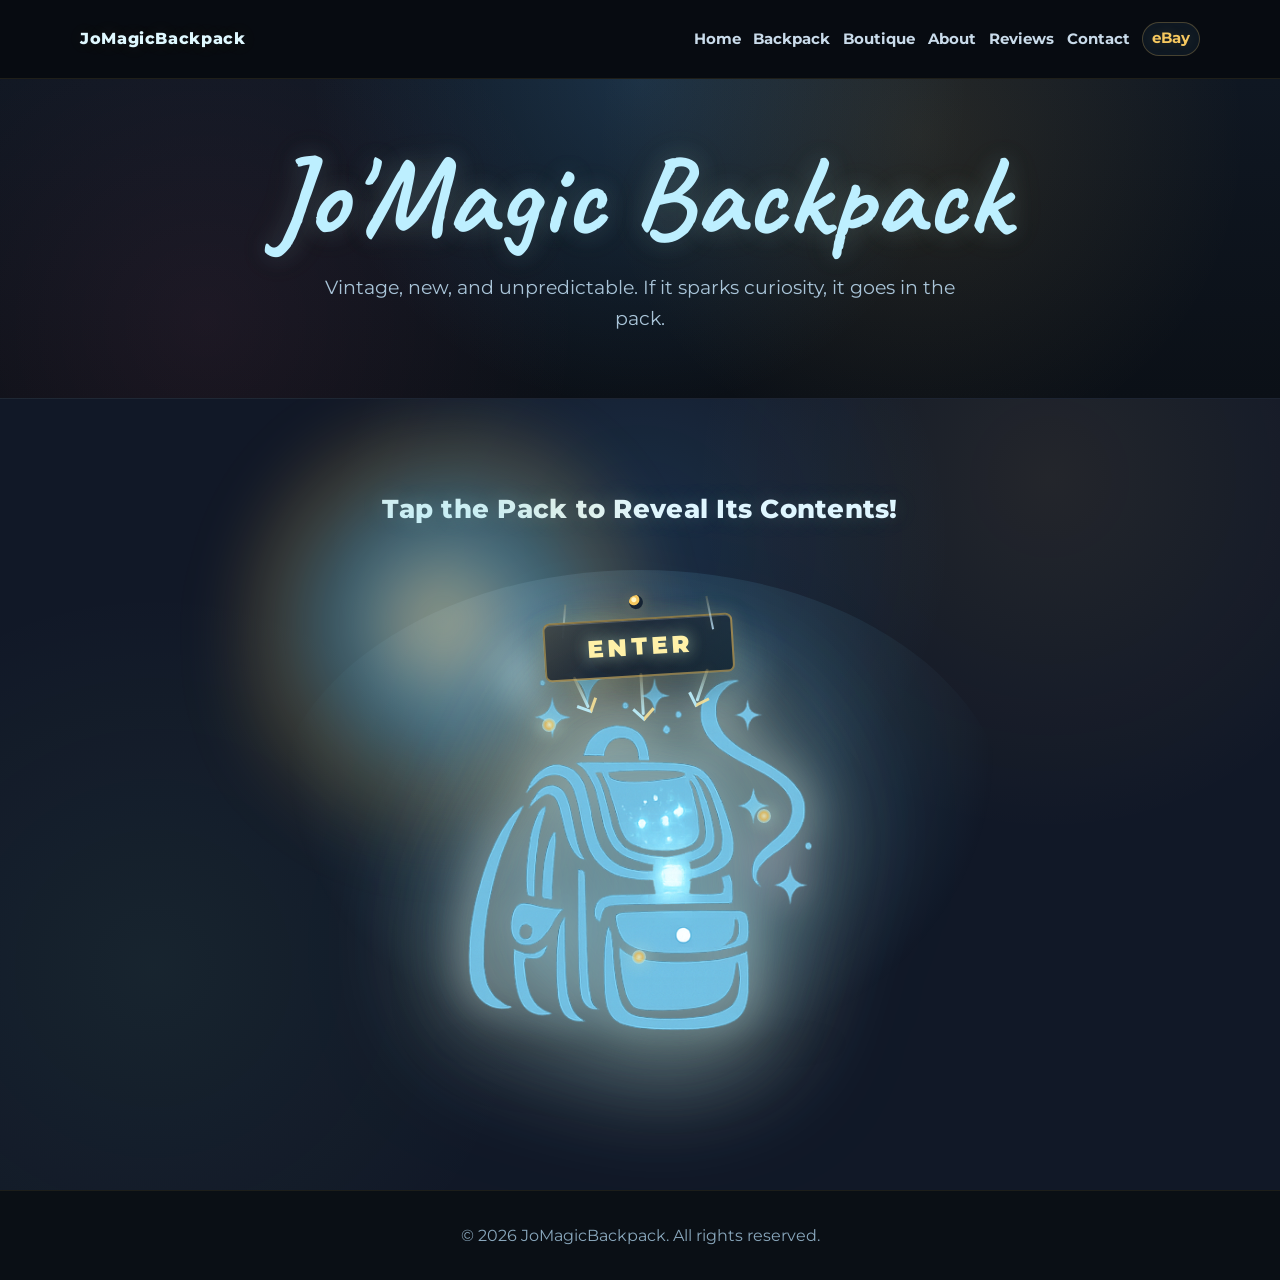
<file: index.html>
<!DOCTYPE html>
<html lang="en">
<head>
  <meta charset="UTF-8">
  <meta name="viewport" content="width=device-width, initial-scale=1.0">
  <title>JoMagicBackpack | Vintage Finds, Boutique Drops & Curious Treasures</title>
  <meta name="description" content="Open JoMagicBackpack for vintage pieces, collectible finds, home goods, books, clothing, boutique drops, and curious treasures picked by Jordan.">
  <link rel="canonical" href="https://jomagicbackpack.com/">
  <meta property="og:type" content="website">
  <meta property="og:site_name" content="JoMagicBackpack">
  <meta property="og:title" content="JoMagicBackpack | Vintage Finds, Boutique Drops & Curious Treasures">
  <meta property="og:description" content="Vintage pieces, collectible finds, home goods, books, clothing, boutique drops, and curious treasures picked by Jordan.">
  <meta property="og:url" content="https://jomagicbackpack.com/">
  <meta property="og:image" content="https://jomagicbackpack.com/AF33BEB9-4375-48AE-B35A-07DF95F39F98.png">
  <meta name="twitter:card" content="summary">
  <meta name="twitter:title" content="JoMagicBackpack | Vintage Finds, Boutique Drops & Curious Treasures">
  <meta name="twitter:description" content="Vintage pieces, collectible finds, home goods, books, clothing, boutique drops, and curious treasures picked by Jordan.">
  <meta name="twitter:image" content="https://jomagicbackpack.com/AF33BEB9-4375-48AE-B35A-07DF95F39F98.png">
  <script type="application/ld+json">
    {
      "@context": "https://schema.org",
      "@graph": [
        {
          "@type": "WebSite",
          "@id": "https://jomagicbackpack.com/#website",
          "url": "https://jomagicbackpack.com/",
          "name": "JoMagicBackpack",
          "description": "Vintage pieces, collectible finds, home goods, books, clothing, boutique drops, and curious treasures picked by Jordan."
        },
        {
          "@type": "Organization",
          "@id": "https://jomagicbackpack.com/#organization",
          "name": "JoMagicBackpack",
          "url": "https://jomagicbackpack.com/",
          "email": "jomagicbackpack@gmail.com",
          "telephone": "+1-269-359-0788",
          "sameAs": [
            "https://www.ebay.com/str/jomagicbackpack"
          ]
        }
      ]
    }
  </script>
  <link rel="icon" href="AF33BEB9-4375-48AE-B35A-07DF95F39F98.png">
  <link rel="stylesheet" href="css/styles.css?v=20260529g">
  <style>
    .backpack-instruction {
      font-size: clamp(1.18rem, 3.8vw, 1.62rem);
      margin-bottom: 0;
    }

    .home-backpack-section {
      min-height: min(88vh, 860px);
      padding-top: 0.8rem;
      overflow: hidden;
    }

    .backpack-gate {
      display: grid;
      justify-items: center;
      position: relative;
    }

    .backpack-entrance {
      position: relative;
      display: grid;
      justify-items: center;
      width: min(94vw, 560px);
      margin: clamp(4rem, 8vh, 5.5rem) auto 0;
      padding-top: clamp(0.55rem, 1.3vw, 1rem);
      isolation: isolate;
    }

    .backpack-entrance::before {
      content: "";
      position: absolute;
      inset: -7% -16% -3%;
      border-radius: 50%;
      background:
        radial-gradient(ellipse at 50% 36%, rgba(246,200,95,.16), rgba(118,214,255,.13) 36%, rgba(255,255,255,0) 68%),
        radial-gradient(circle at 36% 18%, rgba(255,111,174,.07), transparent 30%);
      pointer-events: none;
      z-index: -4;
    }

    .backpack-entrance::after {
      content: "";
      position: absolute;
      left: 50%;
      bottom: 0.25rem;
      width: min(74vw, 430px);
      height: 34px;
      transform: translateX(-50%);
      border-radius: 50%;
      background: radial-gradient(ellipse, rgba(0,0,0,.36), rgba(0,0,0,0) 68%);
      filter: blur(9px);
      pointer-events: none;
      z-index: -2;
    }

    .enter-sign {
      position: relative;
      display: grid;
      justify-items: center;
      width: min(82vw, 320px);
      margin: 0 auto -0.72rem;
      transform: rotate(-3.5deg);
      color: inherit;
      text-decoration: none;
      cursor: pointer;
      z-index: 5;
    }

    .enter-sign::before,
    .enter-sign::after {
      content: "";
      position: absolute;
      top: -18px;
      width: 2px;
      height: 34px;
      background: linear-gradient(to bottom, rgba(246,200,95,0.18), rgba(190,230,255,0.82));
      box-shadow: 0 0 10px rgba(246,200,95,.16);
    }

    .enter-sign::before {
      left: 27%;
      transform: rotate(8deg);
    }

    .enter-sign::after {
      right: 27%;
      transform: rotate(-8deg);
    }

    .sign-board {
      position: relative;
      display: inline-grid;
      place-items: center;
      min-width: 190px;
      padding: 0.48rem 1.45rem 0.54rem;
      border: 2px solid rgba(246, 200, 95, 0.5);
      border-radius: 7px;
      background:
        linear-gradient(135deg, rgba(246,200,95,0.15), rgba(255,255,255,0.03) 42%, rgba(120,220,255,0.13)),
        linear-gradient(160deg, rgba(31,48,67,0.96), rgba(9,16,27,0.98));
      box-shadow:
        inset 0 1px 0 rgba(255,255,255,0.18),
        0 14px 32px rgba(0,0,0,.28),
        0 0 24px rgba(120,220,255,.14),
        0 0 18px rgba(246,200,95,.16);
      animation: enterFlash 1s steps(1, end) infinite;
    }

    .sign-board::before {
      content: "";
      position: absolute;
      top: -25px;
      left: calc(50% - 7px);
      width: 14px;
      height: 14px;
      border-radius: 50%;
      background: radial-gradient(circle at 36% 32%, #fff7c4 0 2px, #f6c85f 3px 5px, #152333 6px);
      box-shadow: 0 0 14px rgba(246,200,95,.24);
    }

    .sign-word {
      color: #fff1a8;
      font-weight: 900;
      font-size: clamp(1.05rem, 4vw, 1.5rem);
      letter-spacing: 0.18em;
      text-indent: 0.18em;
      text-shadow:
        0 0 16px rgba(143,232,255,0.42),
        0 0 18px rgba(246,200,95,0.36);
    }

    .sign-arrows {
      position: relative;
      width: 204px;
      height: 46px;
      margin-top: -4px;
      pointer-events: none;
    }

    .sign-arrow {
      position: absolute;
      top: 0;
      left: 50%;
      width: 3px;
      height: 34px;
      border-radius: 999px;
      background: linear-gradient(to bottom, rgba(246,200,95,0.18), rgba(191,242,255,0.9));
      box-shadow: 0 0 14px rgba(246,200,95,.2);
      transform-origin: top center;
    }

    .sign-arrow::after {
      content: "";
      position: absolute;
      left: 50%;
      bottom: -3px;
      width: 13px;
      height: 13px;
      border-right: 3px solid rgba(246,224,151,0.92);
      border-bottom: 3px solid rgba(191,242,255,0.9);
      transform: translateX(-50%) rotate(45deg);
    }

    .sign-arrow-left {
      transform: translateX(-68px) rotate(-22deg);
    }

    .sign-arrow-center {
      transform: translateX(-1px);
      height: 42px;
    }

    .sign-arrow-right {
      transform: translateX(66px) rotate(22deg);
    }

    .backpack-button {
      position: relative;
      display: grid;
      place-items: center;
      width: min(72vw, 410px);
      aspect-ratio: 446 / 496;
      margin-top: -6.2rem;
      padding: 0;
      border: none;
      background: transparent;
      cursor: pointer;
      text-decoration: none;
      isolation: isolate;
    }

    .backpack-button::before,
    .backpack-button::after {
      pointer-events: none;
    }

    .backpack-button::before {
      content: "";
      position: absolute;
      inset: 8% 2% 4%;
      border-radius: 46% 46% 42% 42%;
      background:
        radial-gradient(circle at 50% 45%, rgba(255,247,196,.62), rgba(116,222,255,.34) 32%, rgba(246,200,95,.2) 52%, rgba(120,220,255,0) 74%);
      filter: blur(30px);
      transform-origin: center;
      animation: backpackAura 4.1s ease-in-out infinite;
      z-index: -1;
    }

    .backpack-button::after {
      content: "";
      position: absolute;
      inset: -6% -8% 3%;
      border-radius: 44%;
      background:
        radial-gradient(circle at 42% 16%, rgba(246,200,95,.24), transparent 12%),
        radial-gradient(circle at 26% 20%, rgba(236,253,255,.42), transparent 9%),
        radial-gradient(circle at 68% 18%, rgba(153,226,255,.34), transparent 10%),
        radial-gradient(circle at 76% 60%, rgba(255,111,174,.18), transparent 13%),
        radial-gradient(circle at 32% 78%, rgba(150,230,255,.22), transparent 12%);
      filter: blur(13px);
      animation: magicalDrift 6.4s ease-in-out infinite;
      z-index: -2;
    }

    .backpack-image-crop {
      position: relative;
      display: block;
      width: 100%;
      height: 100%;
      overflow: hidden;
      transform-origin: 50% 58%;
      animation: backpackBreathe 5.2s ease-in-out infinite;
      filter:
        drop-shadow(0 24px 38px rgba(0,0,0,.36))
        drop-shadow(0 0 66px rgba(120,220,255,.62))
        drop-shadow(0 0 20px rgba(226,250,255,.7))
        drop-shadow(0 0 18px rgba(246,200,95,.22));
      pointer-events: none;
    }

    .backpack-image-crop img {
      position: absolute;
      top: 0;
      left: 0;
      display: block;
      width: 229.6%;
      height: auto;
      max-width: none;
      max-height: none;
      object-fit: initial;
      image-orientation: none;
      animation: none;
      filter: none;
      transform: translate(-31.25%, -24.94%);
      pointer-events: none;
    }

    .backpack-gate.is-opening .backpack-image-crop {
      animation: backpackOpen 0.72s ease forwards;
    }

    .backpack-gate:not(.is-opening) .open-spark {
      opacity: 0.78;
      animation: idleSpark 3.4s ease-in-out infinite;
    }

    .backpack-gate:not(.is-opening) .spark-two {
      animation-delay: 0.8s;
    }

    .backpack-gate:not(.is-opening) .spark-three {
      animation-delay: 1.45s;
    }

    @keyframes enterFlash {
      0%, 49% {
        filter: brightness(1.45);
        box-shadow:
          inset 0 1px 0 rgba(255,255,255,0.22),
          0 16px 34px rgba(0,0,0,.3),
          0 0 32px rgba(120,220,255,.48),
          0 0 18px rgba(246,200,95,.5);
      }
      50%, 100% {
        filter: brightness(0.68);
        box-shadow:
          inset 0 1px 0 rgba(255,255,255,0.1),
          0 12px 28px rgba(0,0,0,.26),
          0 0 12px rgba(246,200,95,.16);
      }
    }

    @keyframes backpackBreathe {
      0%, 100% {
        transform: translateY(0) rotate(-0.25deg) scale(1);
      }
      50% {
        transform: translateY(-9px) rotate(0.2deg) scale(1.052);
      }
    }

    @keyframes backpackAura {
      0%, 100% {
        opacity: 0.54;
        transform: scale(0.9) rotate(-1deg);
      }
      50% {
        opacity: 1;
        transform: scale(1.18) rotate(1deg);
      }
    }

    @keyframes magicalDrift {
      0%, 100% {
        opacity: 0.7;
        transform: translate3d(0,0,0) scale(1);
      }
      50% {
        opacity: 1;
        transform: translate3d(0,-16px,0) scale(1.08);
      }
    }

    @keyframes idleSpark {
      0%, 100% {
        opacity: 0.18;
        transform: translate3d(0, 10px, 0) scale(0.72);
      }
      45% {
        opacity: 0.94;
        transform: translate3d(var(--spark-x), var(--spark-y), 0) scale(1.08);
      }
    }

    @media (max-width: 768px) {
      .home-backpack-section {
        min-height: 76vh;
      }

      .backpack-entrance {
        width: min(96vw, 500px);
        margin-top: 2rem;
      }

      .enter-sign {
        width: min(86vw, 292px);
        margin-bottom: -0.62rem;
      }

      .sign-arrows {
        width: 176px;
        height: 42px;
      }

      .sign-arrow {
        height: 32px;
      }

      .sign-arrow-center {
        height: 40px;
      }

      .sign-arrow-left {
        transform: translateX(-54px) rotate(-22deg);
      }

      .sign-arrow-right {
        transform: translateX(52px) rotate(22deg);
      }

      .backpack-button {
        width: min(76vw, 370px);
      }
    }

  </style>
  <!-- Google tag (gtag.js) -->
  <script async src="https://www.googletagmanager.com/gtag/js?id=G-H49EG33L63"></script>
  <script>
    window.dataLayer = window.dataLayer || [];
    function gtag(){dataLayer.push(arguments);}
    gtag('js', new Date());
    gtag('config', 'G-H49EG33L63');
  </script>
</head>
<body>
  <header>
    <div class="container header-inner">
      <a class="brand-mark" href="index.html" aria-label="JoMagicBackpack home"><span>JoMagicBackpack</span></a>
      <nav aria-label="Main navigation">
        <ul class="nav-list">
          <li><a href="index.html">Home</a></li>
          <li><a href="categories.html">Backpack</a></li>
          <li><a href="boutique.html">Boutique</a></li>
          <li><a href="about.html">About</a></li>
          <li><a href="reviews.html">Reviews</a></li>
          <li><a href="contact.html">Contact</a></li>
          <li><a class="ebay-link" href="https://www.ebay.com/str/jomagicbackpack" target="_blank" rel="noopener noreferrer" aria-label="Visit eBay store">eBay</a></li>
        </ul>
      </nav>
    </div>
  </header>

  <main>
    <section id="home" class="hero">
      <div class="container hero-inner">
        <div class="hero-title" aria-label="JoMagicBackpack"><span class="hero-title-main">Jo'Magic Backpack</span></div>
        <p>Vintage, new, and unpredictable. If it sparks curiosity, it goes in the pack.</p>
      </div>
    </section>

    <section id="products" class="products-section home-backpack-section">
      <div class="container">
        <div id="backpackGate" class="backpack-gate">
          <p class="backpack-instruction">Tap the Pack to Reveal Its Contents!</p>
          <div class="backpack-entrance">
            <a class="enter-sign" href="categories.html" data-backpack-enter aria-label="Enter the backpack">
              <span class="sign-board"><span class="sign-word">ENTER</span></span>
              <span class="sign-arrows">
                <span class="sign-arrow sign-arrow-left"></span>
                <span class="sign-arrow sign-arrow-center"></span>
                <span class="sign-arrow sign-arrow-right"></span>
              </span>
            </a>
            <a id="openBackpack" class="backpack-button" href="categories.html" data-backpack-enter aria-label="Take a peek inside the backpack">
              <span class="open-spark spark-one" aria-hidden="true"></span>
              <span class="open-spark spark-two" aria-hidden="true"></span>
              <span class="open-spark spark-three" aria-hidden="true"></span>
              <span class="backpack-image-crop" aria-hidden="true">
                <img src="AF33BEB9-4375-48AE-B35A-07DF95F39F98.png" alt="">
              </span>
            </a>
          </div>
        </div>
      </div>
    </section>
  </main>

  <footer><div class="container"><p>&copy; 2026 JoMagicBackpack. All rights reserved.</p></div></footer>
  <script>
    document.addEventListener('DOMContentLoaded', () => {
      const enterTargets = document.querySelectorAll('[data-backpack-enter]');
      const backpackGate = document.getElementById('backpackGate');

      if (!enterTargets.length || !backpackGate) return;

      enterTargets.forEach(target => {
        target.addEventListener('click', event => {
          if (event.metaKey || event.ctrlKey || event.shiftKey || event.button !== 0) return;
          event.preventDefault();
          backpackGate.classList.add('is-opening');
          window.setTimeout(() => {
            window.location.href = target.href;
          }, 720);
        });
      });
    });
  </script>
  <script src="js/main.js?v=20260529d"></script>
</body>
</html>
</file>
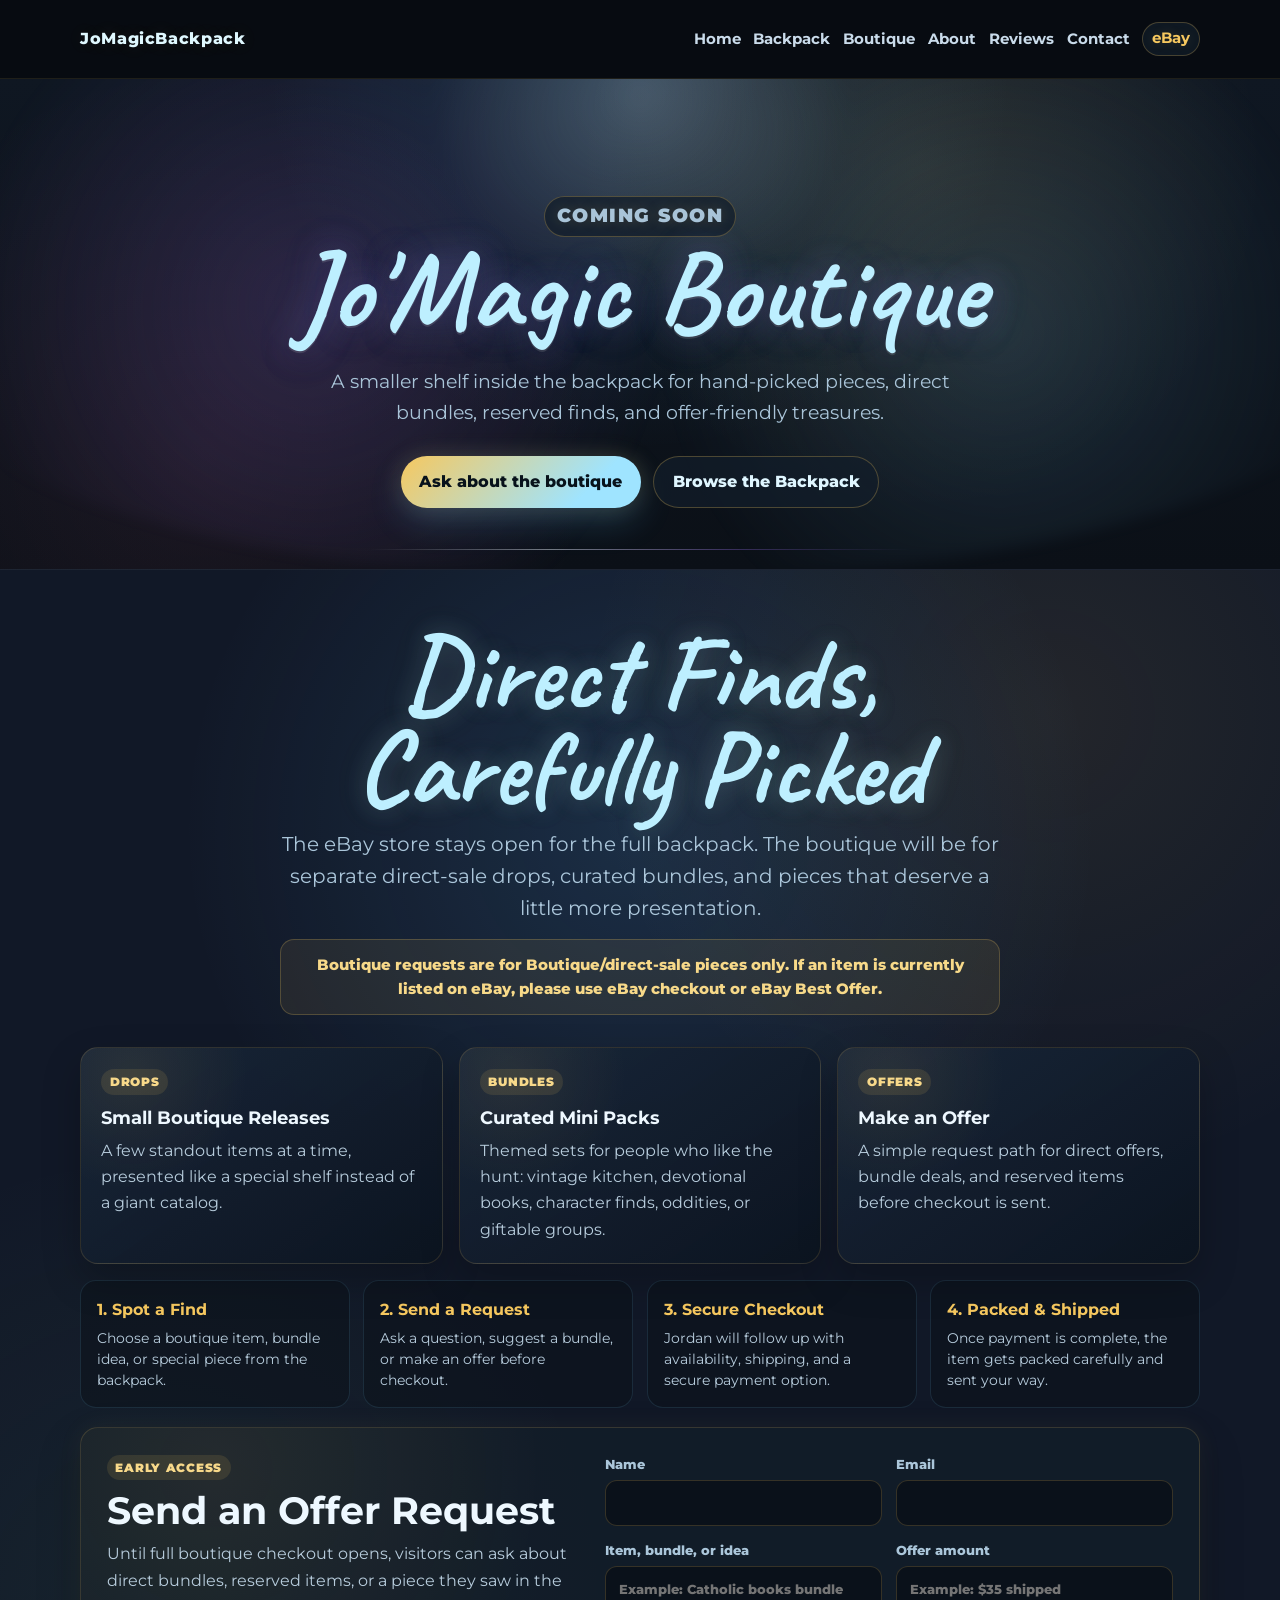
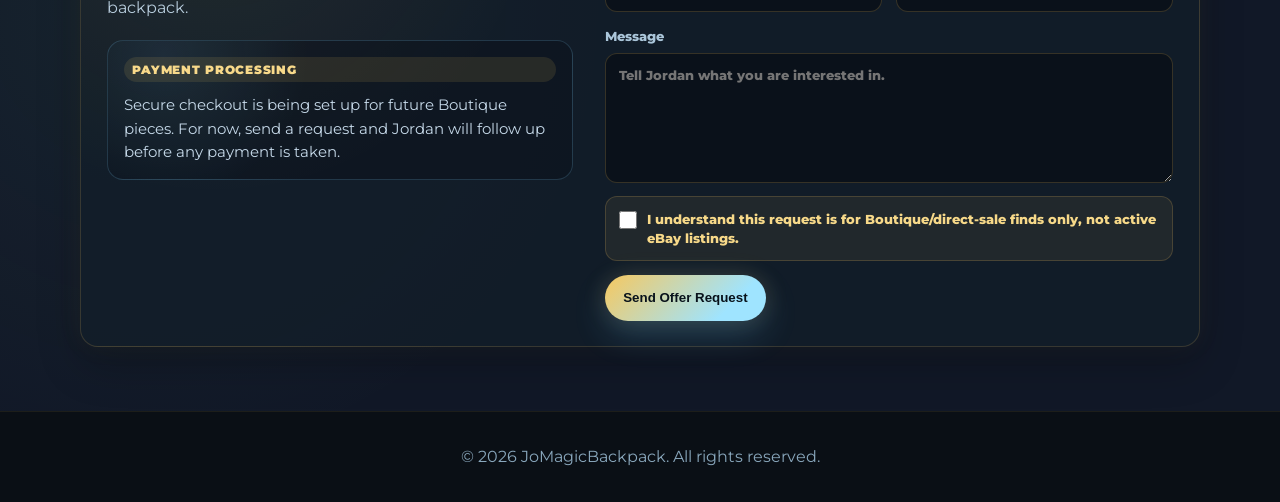
<file: boutique.html>
<!DOCTYPE html>
<html lang="en">
<head>
  <meta charset="UTF-8">
  <meta name="viewport" content="width=device-width, initial-scale=1.0">
  <title>Boutique Coming Soon | JoMagicBackpack</title>
  <meta name="description" content="The JoMagicBackpack boutique is coming soon with hand-picked finds, direct bundles, and offer-friendly treasures.">
  <link rel="icon" href="AF33BEB9-4375-48AE-B35A-07DF95F39F98.png">
  <link rel="stylesheet" href="css/styles.css?v=20260529g">
  <link rel="stylesheet" href="css/boutique.css?v=20260617a">
  <!-- Google tag (gtag.js) -->
  <script async src="https://www.googletagmanager.com/gtag/js?id=G-H49EG33L63"></script>
  <script>
    window.dataLayer = window.dataLayer || [];
    function gtag(){dataLayer.push(arguments);}
    gtag('js', new Date());
    gtag('config', 'G-H49EG33L63');
  </script>
</head>
<body>
  <header>
    <div class="container header-inner">
      <a class="brand-mark" href="index.html" aria-label="JoMagicBackpack home"><span>JoMagicBackpack</span></a>
      <nav aria-label="Main navigation">
        <ul class="nav-list">
          <li><a href="index.html">Home</a></li>
          <li><a href="categories.html">Backpack</a></li>
          <li><a href="boutique.html" aria-current="page">Boutique</a></li>
          <li><a href="about.html">About</a></li>
          <li><a href="reviews.html">Reviews</a></li>
          <li><a href="contact.html">Contact</a></li>
          <li><a class="ebay-link" href="https://www.ebay.com/str/jomagicbackpack" target="_blank" rel="noopener noreferrer">eBay</a></li>
        </ul>
      </nav>
    </div>
  </header>

  <main>
    <section class="hero boutique-hero">
      <div class="container boutique-hero-inner">
        <div class="boutique-hero-copy">
          <p class="coming-status">Coming Soon</p>
          <div class="hero-title"><span class="hero-title-main">Jo'Magic Boutique</span></div>
          <p>A smaller shelf inside the backpack for hand-picked pieces, direct bundles, reserved finds, and offer-friendly treasures.</p>
          <div class="hero-actions">
            <a class="primary-action" href="#boutiqueRequest">Ask about the boutique</a>
            <a class="secondary-action" href="categories.html">Browse the Backpack</a>
          </div>
        </div>
      </div>
    </section>

    <section class="products-section boutique-section">
      <div class="container">
        <div class="category-intro boutique-intro">
          <h2>Direct Finds, Carefully Picked</h2>
          <p>The eBay store stays open for the full backpack. The boutique will be for separate direct-sale drops, curated bundles, and pieces that deserve a little more presentation.</p>
          <p class="boutique-policy-note">Boutique requests are for Boutique/direct-sale pieces only. If an item is currently listed on eBay, please use eBay checkout or eBay Best Offer.</p>
        </div>

        <div class="boutique-card-grid">
          <article class="boutique-card">
            <span class="boutique-badge">Drops</span>
            <h3>Small Boutique Releases</h3>
            <p>A few standout items at a time, presented like a special shelf instead of a giant catalog.</p>
          </article>

          <article class="boutique-card">
            <span class="boutique-badge">Bundles</span>
            <h3>Curated Mini Packs</h3>
            <p>Themed sets for people who like the hunt: vintage kitchen, devotional books, character finds, oddities, or giftable groups.</p>
          </article>

          <article class="boutique-card">
            <span class="boutique-badge">Offers</span>
            <h3>Make an Offer</h3>
            <p>A simple request path for direct offers, bundle deals, and reserved items before checkout is sent.</p>
          </article>
        </div>

        <div class="boutique-flow" aria-label="How boutique requests work">
          <div>
            <strong>1. Spot a Find</strong>
            <span>Choose a boutique item, bundle idea, or special piece from the backpack.</span>
          </div>
          <div>
            <strong>2. Send a Request</strong>
            <span>Ask a question, suggest a bundle, or make an offer before checkout.</span>
          </div>
          <div>
            <strong>3. Secure Checkout</strong>
            <span>Jordan will follow up with availability, shipping, and a secure payment option.</span>
          </div>
          <div>
            <strong>4. Packed &amp; Shipped</strong>
            <span>Once payment is complete, the item gets packed carefully and sent your way.</span>
          </div>
        </div>

        <div id="boutiqueRequest" class="boutique-offer-panel">
          <div class="boutique-offer-copy">
            <span class="boutique-badge">Early Access</span>
            <h2>Send an Offer Request</h2>
            <p>Until full boutique checkout opens, visitors can ask about direct bundles, reserved items, or a piece they saw in the backpack.</p>
            <div class="payment-coming-panel">
              <span class="boutique-badge">Payment Processing</span>
              <p>Secure checkout is being set up for future Boutique pieces. For now, send a request and Jordan will follow up before any payment is taken.</p>
            </div>
          </div>

          <form class="offer-form" name="boutique-offer" method="POST" data-netlify="true" netlify-honeypot="bot-field" action="thanks.html">
            <input type="hidden" name="form-name" value="boutique-offer">
            <p class="hidden-field">
              <label>Do not fill this out <input name="bot-field"></label>
            </p>

            <label>
              <span>Name</span>
              <input type="text" name="name" autocomplete="name" required>
            </label>

            <label>
              <span>Email</span>
              <input type="email" name="email" autocomplete="email" required>
            </label>

            <label>
              <span>Item, bundle, or idea</span>
              <input type="text" name="item" placeholder="Example: Catholic books bundle">
            </label>

            <label>
              <span>Offer amount</span>
              <input type="text" name="offer" inputmode="decimal" placeholder="Example: $35 shipped">
            </label>

            <label class="offer-message">
              <span>Message</span>
              <textarea name="message" rows="5" placeholder="Tell Jordan what you are interested in."></textarea>
            </label>

            <label class="offer-confirm">
              <input type="checkbox" name="boutique-only-confirmation" required>
              <span>I understand this request is for Boutique/direct-sale finds only, not active eBay listings.</span>
            </label>

            <button class="primary-action offer-submit" type="submit">Send Offer Request</button>
          </form>
        </div>
      </div>
    </section>
  </main>

  <footer>
    <div class="container">
      <p>&copy; 2026 JoMagicBackpack. All rights reserved.</p>
    </div>
  </footer>
</body>
</html>
</file>
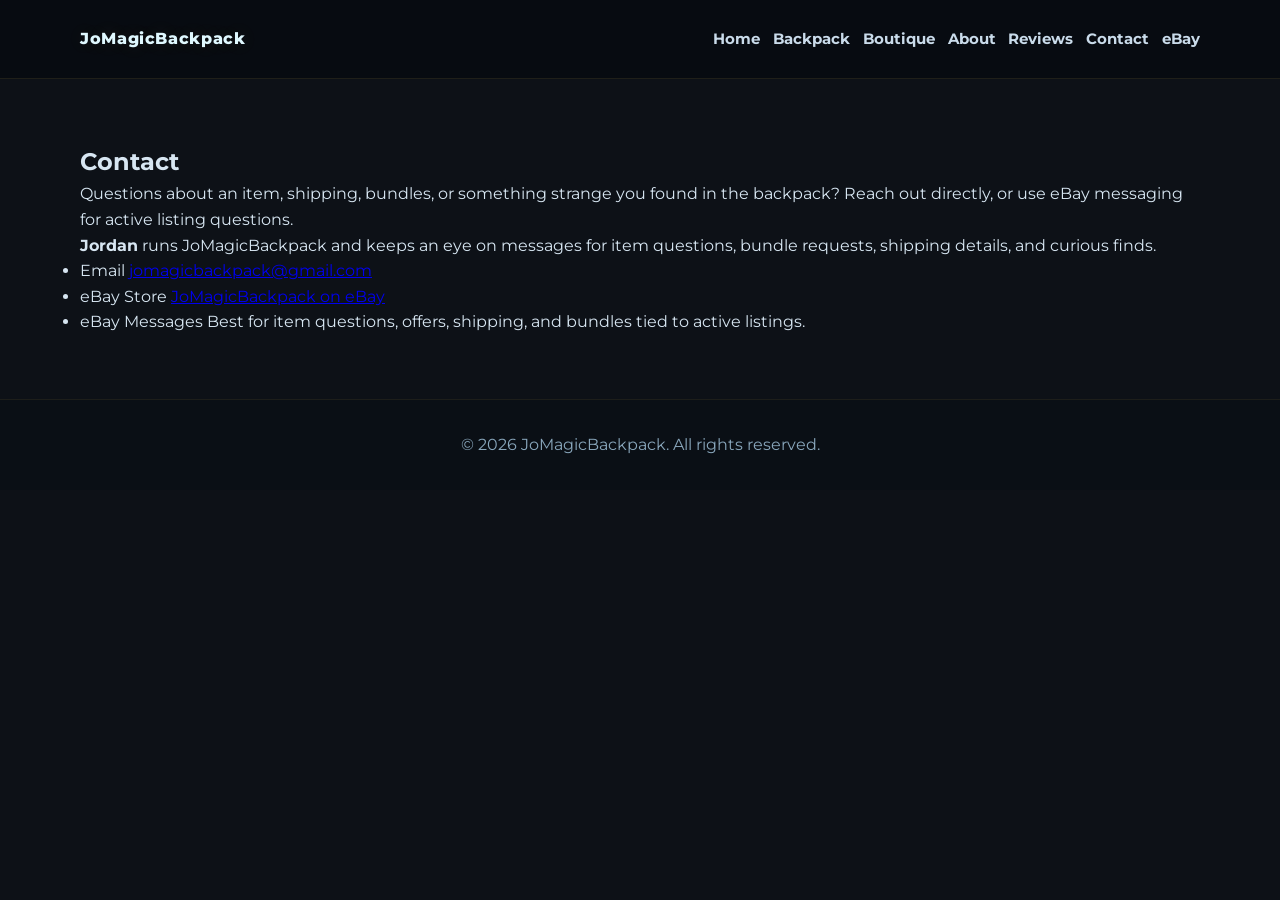
<file: contact.html>
<!DOCTYPE html>
<html lang="en">
<head>
  <meta charset="UTF-8">
  <meta name="viewport" content="width=device-width, initial-scale=1.0">
  <title>Contact Jordan | JoMagicBackpack</title>
  <meta name="description" content="Get in touch with JoMagicBackpack. Questions about an item, shipping, bundles, or something curious you found in the pack.">
  <link rel="icon" href="AF33BEB9-4375-48AE-B35A-07DF95F39F98.png">
  <link rel="stylesheet" href="css/styles.css?v=20260529g">
  <!-- Google tag (gtag.js) -->
  <script async src="https://www.googletagmanager.com/gtag/js?id=G-H49EG33L63"></script>
  <script>
    window.dataLayer = window.dataLayer || [];
    function gtag(){dataLayer.push(arguments);}
    gtag('js', new Date());
    gtag('config', 'G-H49EG33L63');
  </script>
</head>
<body>

<header>
  <div class="container header-inner">
    <a class="brand-mark" href="index.html" aria-label="JoMagicBackpack home"><span>JoMagicBackpack</span></a>
    <nav aria-label="Main navigation">
      <ul class="nav-list">
        <li><a href="index.html">Home</a></li>
        <li><a href="categories.html">Backpack</a></li>
        <li><a href="boutique.html">Boutique</a></li>
        <li><a href="about.html">About</a></li>
        <li><a href="reviews.html">Reviews</a></li>
        <li><a href="contact.html" aria-current="page">Contact</a></li>
        <li><a href="https://www.ebay.com/str/jomagicbackpack" target="_blank" rel="noopener noreferrer">eBay</a></li>
      </ul>
    </nav>
  </div>
</header>

<main>
  <section class="contact-section">
    <div class="container">
      <h1>Contact</h1>
      <p>Questions about an item, shipping, bundles, or something strange you found in the backpack? Reach out directly, or use eBay messaging for active listing questions.</p>

      <p><strong>Jordan</strong> runs JoMagicBackpack and keeps an eye on messages for item questions, bundle requests, shipping details, and curious finds.</p>

      <ul class="contact-list">
        <li>
          <span class="contact-label">Email</span>
          <a href="mailto:jomagicbackpack@gmail.com">jomagicbackpack@gmail.com</a>
        </li>
        <li>
          <span class="contact-label">eBay Store</span>
          <a href="https://www.ebay.com/str/jomagicbackpack" target="_blank" rel="noopener noreferrer">JoMagicBackpack on eBay</a>
        </li>
        <li>
          <span class="contact-label">eBay Messages</span>
          <span>Best for item questions, offers, shipping, and bundles tied to active listings.</span>
        </li>
      </ul>
    </div>
  </section>
</main>

<footer>
  <div class="container">
    <p>&copy; 2026 JoMagicBackpack. All rights reserved.</p>
  </div>
</footer>

</body>
</html>
</file>
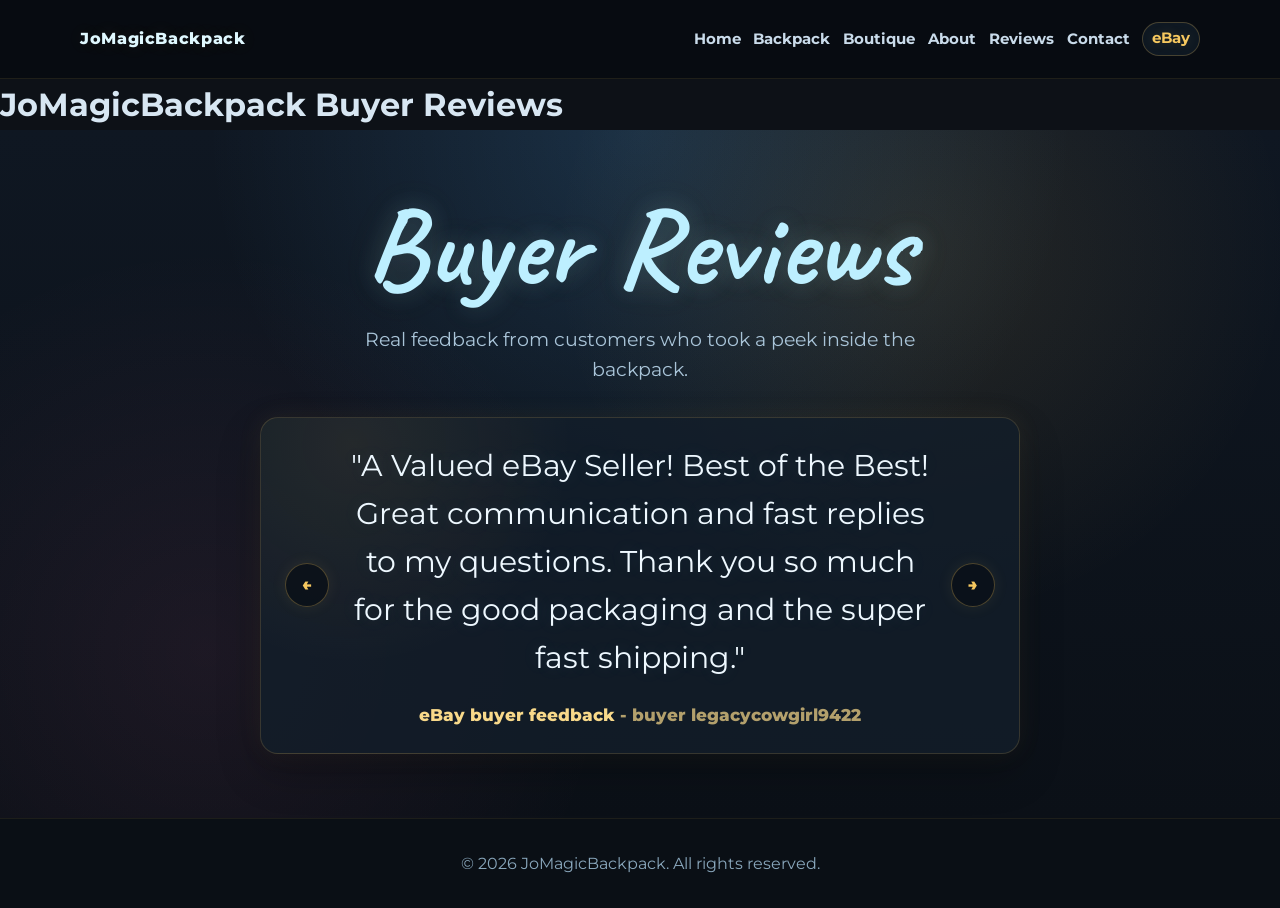
<file: reviews.html>
<!DOCTYPE html>
<html lang="en">
<head>
  <meta charset="UTF-8">
  <meta name="viewport" content="width=device-width, initial-scale=1.0">
  <title>Reviews - JoMagicBackpack</title>
  <link rel="icon" href="AF33BEB9-4375-48AE-B35A-07DF95F39F98.png">
  <link rel="stylesheet" href="css/styles.css?v=20260529g">
  <!-- Google tag (gtag.js) -->
  <script async src="https://www.googletagmanager.com/gtag/js?id=G-H49EG33L63"></script>
  <script>
    window.dataLayer = window.dataLayer || [];
    function gtag(){dataLayer.push(arguments);}
    gtag('js', new Date());
    gtag('config', 'G-H49EG33L63');
  </script>
</head>
<body>
<header>
<div class="container header-inner">
<a class="brand-mark" href="index.html"><span>JoMagicBackpack</span></a>
<nav>
<ul class="nav-list">
<li><a href="index.html">Home</a></li>
<li><a href="index.html#products">Backpack</a></li>
<li><a href="boutique.html">Boutique</a></li>
<li><a href="about.html">About</a></li>
<li><a href="reviews.html">Reviews</a></li>
<li><a href="contact.html">Contact</a></li>
<li><a class="ebay-link" href="https://www.ebay.com/str/jomagicbackpack" target="_blank" rel="noopener noreferrer">eBay</a></li>
</ul>
</nav>
</div>
</header>

<main>
<section class="hero page-section">
<div class="container hero-inner">
<div class="hero-title"><span class="hero-title-main">Buyer Reviews</span></div>
<p>Real feedback from customers who took a peek inside the backpack.</p>

<div class="review-carousel-card">
  <button id="reviewPrev" class="review-arrow" aria-label="Previous review">&larr;</button>

  <div class="review-carousel-content">
    <blockquote id="reviewQuote">Loading reviews...</blockquote>
    <p id="reviewSource"></p>
    <div id="reviewDots" class="review-dots"></div>
  </div>

  <button id="reviewNext" class="review-arrow" aria-label="Next review">&rarr;</button>
</div>
</div>
</section>
</main>

<footer><div class="container"><p>&copy; 2026 JoMagicBackpack. All rights reserved.</p></div></footer>

<script src="js/reviews.js?v=20260629a"></script>
</body>
</html>
</file>
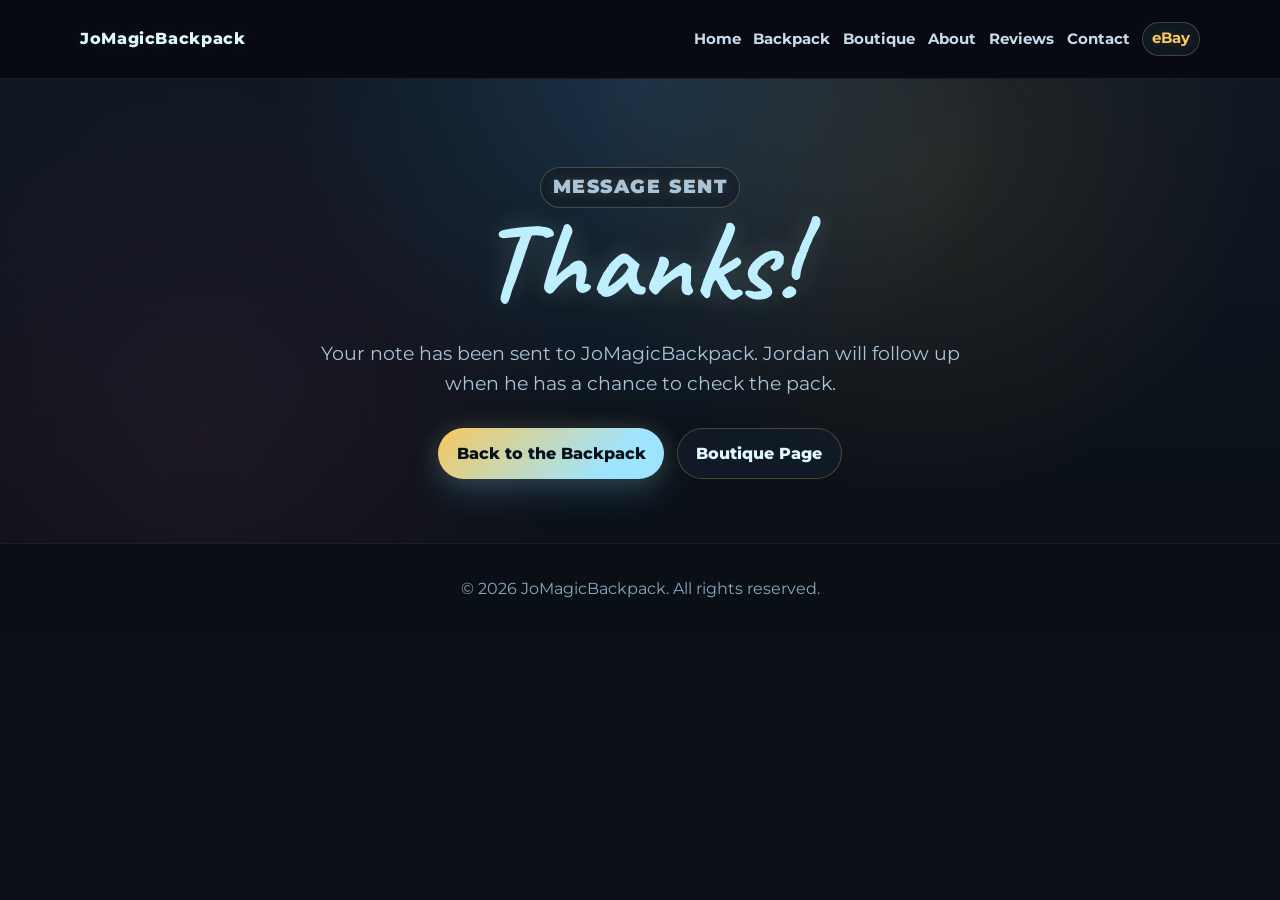
<file: thanks.html>
<!DOCTYPE html>
<html lang="en">
<head>
  <meta charset="UTF-8">
  <meta name="viewport" content="width=device-width, initial-scale=1.0">
  <title>Message Sent | JoMagicBackpack</title>
  <meta name="description" content="Thanks for reaching out to JoMagicBackpack.">
  <link rel="icon" href="AF33BEB9-4375-48AE-B35A-07DF95F39F98.png">
  <link rel="stylesheet" href="css/styles.css?v=20260529g">
  <link rel="stylesheet" href="css/boutique.css?v=20260529a">
  <!-- Google tag (gtag.js) -->
  <script async src="https://www.googletagmanager.com/gtag/js?id=G-H49EG33L63"></script>
  <script>
    window.dataLayer = window.dataLayer || [];
    function gtag(){dataLayer.push(arguments);}
    gtag('js', new Date());
    gtag('config', 'G-H49EG33L63');
  </script>
</head>
<body>
  <header>
    <div class="container header-inner">
      <a class="brand-mark" href="index.html" aria-label="JoMagicBackpack home"><span>JoMagicBackpack</span></a>
      <nav aria-label="Main navigation">
        <ul class="nav-list">
          <li><a href="index.html">Home</a></li>
          <li><a href="categories.html">Backpack</a></li>
          <li><a href="boutique.html">Boutique</a></li>
          <li><a href="about.html">About</a></li>
          <li><a href="reviews.html">Reviews</a></li>
          <li><a href="contact.html">Contact</a></li>
          <li><a class="ebay-link" href="https://www.ebay.com/str/jomagicbackpack" target="_blank" rel="noopener noreferrer">eBay</a></li>
        </ul>
      </nav>
    </div>
  </header>

  <main>
    <section class="hero page-section">
      <div class="container hero-inner">
        <p class="coming-status">Message Sent</p>
        <div class="hero-title"><span class="hero-title-main">Thanks!</span></div>
        <p>Your note has been sent to JoMagicBackpack. Jordan will follow up when he has a chance to check the pack.</p>
        <div class="hero-actions">
          <a class="primary-action" href="categories.html">Back to the Backpack</a>
          <a class="secondary-action" href="boutique.html">Boutique Page</a>
        </div>
      </div>
    </section>
  </main>

  <footer>
    <div class="container">
      <p>&copy; 2026 JoMagicBackpack. All rights reserved.</p>
    </div>
  </footer>
</body>
</html>
</file>
<file: css/styles.css>
@import url('https://fonts.googleapis.com/css2?family=Montserrat:wght@400;600;700;800&family=Caveat:wght@700&display=swap');

* {
  box-sizing: border-box;
  margin: 0;
  padding: 0;
}

:root {
  --magic-blue: #9fe4ff;
  --deep-blue: #7ed0ff;
  --treasure-gold: #f6c85f;
  --rose-spark: #ff6fae;
  --mint-spark: #7ee2a8;
}

html {
  scroll-behavior: smooth;
}

body {
  font-family: 'Montserrat', sans-serif;
  line-height: 1.6;
  color: #d7e6f2;
  background: #0d1117;
  overflow-x: hidden;
}

.container {
  width: 92%;
  max-width: 1120px;
  margin: 0 auto;
}

header {
  position: sticky;
  top: 0;
  z-index: 100;
  background: rgba(8, 12, 18, 0.96);
  backdrop-filter: blur(10px);
  border-bottom: 1px solid rgba(246, 200, 95, 0.1);
}

.header-inner {
  min-height: 78px;
  display: flex;
  justify-content: space-between;
  align-items: center;
  gap: 1rem;
}

.brand-mark {
  display: flex;
  align-items: center;
  text-decoration: none;
  color: #dff8ff;
  font-weight: 800;
  letter-spacing: 0.04em;
  white-space: nowrap;
  text-shadow: 0 0 18px rgba(246, 200, 95, 0.12);
}

nav {
  flex-grow: 1;
}

.nav-list {
  list-style: none;
  display: flex;
  gap: 0.8rem;
  justify-content: flex-end;
  align-items: center;
  flex-wrap: wrap;
}

.nav-list a {
  color: #c9dbea;
  text-decoration: none;
  font-weight: 700;
  font-size: 0.92rem;
  transition: color 0.2s ease, border-color 0.2s ease;
}

.nav-list a:hover,
.nav-list a:focus-visible {
  color: var(--treasure-gold);
  text-shadow: 0 0 14px rgba(246, 200, 95, 0.22);
}

.ebay-link {
  display: inline-flex;
  align-items: center;
  justify-content: center;
  min-height: 30px;
  padding: 0.28rem 0.55rem !important;
  border: 1px solid rgba(246, 200, 95, 0.24) !important;
  border-radius: 999px;
  background: rgba(19, 30, 42, 0.72) !important;
  color: var(--treasure-gold) !important;
  text-shadow: 0 0 12px rgba(246, 200, 95, 0.18);
}

.ebay-link img {
  display: none;
}

.ebay-link:hover,
.ebay-link:focus-visible {
  color: #08121b !important;
  background: linear-gradient(135deg, var(--treasure-gold), var(--magic-blue) 76%) !important;
}

section {
  padding: 4rem 0;
}

.hero {
  text-align: center;
  background:
    radial-gradient(circle at 72% 18%, rgba(246, 200, 95, 0.1), transparent 34%),
    radial-gradient(circle at 16% 76%, rgba(255, 111, 174, 0.07), transparent 34%),
    radial-gradient(circle at top, rgba(88, 182, 255, 0.16), transparent 46%),
    linear-gradient(to bottom, #0f1722, #0b1017);
}

.hero-inner {
  max-width: 760px;
}

.hero-title {
  margin-bottom: 1rem;
}

.hero-title-main {
  display: block;
  font-family: 'Caveat', cursive;
  font-size: clamp(4.2rem, 12vw, 7rem);
  font-weight: 700;
  color: #bdefff;
  text-shadow:
    0 0 24px rgba(126, 220, 255, 0.16),
    0 0 38px rgba(246, 200, 95, 0.12);
  letter-spacing: 0.01em;
  line-height: 0.95;
}

.hero p {
  color: #a9c4d8;
  margin: 1.5rem auto 0;
  max-width: 640px;
  font-size: clamp(1rem, 3.6vw, 1.18rem);
}

.hero-actions {
  display: flex;
  flex-wrap: wrap;
  justify-content: center;
  gap: 0.8rem;
  margin-top: 1.8rem;
}

.primary-action,
.secondary-action {
  display: inline-flex;
  align-items: center;
  justify-content: center;
  min-height: 46px;
  border-radius: 999px;
  padding: 0.75rem 1.15rem;
  font-weight: 800;
  text-decoration: none;
}

.primary-action {
  color: #08121b;
  background: linear-gradient(135deg, var(--treasure-gold), var(--magic-blue) 76%);
  box-shadow:
    0 14px 34px rgba(91, 190, 255, 0.2),
    0 0 24px rgba(246, 200, 95, 0.16);
}

.secondary-action {
  color: #dff6ff;
  border: 1px solid rgba(246, 200, 95, 0.26);
  background: rgba(19, 30, 42, 0.72);
}

.products-section {
  background:
    radial-gradient(circle at 82% 10%, rgba(246, 200, 95, 0.08), transparent 28%),
    radial-gradient(circle at 12% 72%, rgba(126, 226, 168, 0.06), transparent 30%),
    radial-gradient(circle at 50% 18%, rgba(88, 182, 255, 0.14), transparent 34%),
    #111827;
  border-top: 1px solid rgba(255,255,255,0.05);
  padding: 2.5rem 0 4rem;
}

.home-backpack-section {
  min-height: min(72vh, 680px);
  display: grid;
  align-items: center;
  padding: 1.75rem 0 2rem;
}

.backpack-gate {
  text-align: center;
  padding: 0.5rem 0 1.5rem;
}

.backpack-instruction {
  color: #dff6ff;
  font-weight: 800;
  font-size: clamp(1.18rem, 3.8vw, 1.62rem);
  letter-spacing: 0.01em;
  margin: 0 auto 0.65rem;
  text-shadow:
    0 0 24px rgba(126, 220, 255, 0.22),
    0 0 22px rgba(246, 200, 95, 0.1);
}

.backpack-button {
  position: relative;
  display: inline-block;
  border: none;
  background: transparent;
  cursor: pointer;
  isolation: isolate;
  padding: 0.25rem;
  text-decoration: none;
}

.backpack-button::before {
  content: "";
  position: absolute;
  inset: 50% auto auto 50%;
  width: 100%;
  height: 100%;
  transform: translate(-50%, -50%);
  border-radius: 50%;
  background:
    radial-gradient(circle, rgba(246,200,95,.24), rgba(120,220,255,.38) 32%, rgba(120,220,255,.10) 50%, rgba(120,220,255,0) 72%);
  filter: blur(22px);
  animation: backpackPulse 4.8s ease-in-out infinite;
  z-index: -1;
}

.backpack-button::after {
  content: "";
  position: absolute;
  inset: -8%;
  background:
    radial-gradient(circle at 42% 16%, rgba(246,200,95,.16), transparent 13%),
    radial-gradient(circle at 25% 22%, rgba(170,240,255,.16), transparent 14%),
    radial-gradient(circle at 78% 30%, rgba(130,210,255,.10), transparent 12%),
    radial-gradient(circle at 70% 80%, rgba(255,111,174,.09), transparent 16%);
  filter: blur(12px);
  opacity: .95;
  animation: ambientDrift 8s ease-in-out infinite;
  z-index: -2;
  pointer-events: none;
}

.backpack-button img {
  width: min(96vw, 598px);
  max-height: 621px;
  object-fit: contain;
  animation: backpackFloat 5.8s ease-in-out infinite;
  filter:
    drop-shadow(0 24px 42px rgba(0,0,0,.32))
    drop-shadow(0 0 42px rgba(110,210,255,.34))
    drop-shadow(0 0 18px rgba(246,200,95,.16));
}

.tap-pointer {
  position: absolute;
  top: 22%;
  right: -7%;
  width: 150px;
  height: 150px;
  transform: rotate(-18deg);
  transform-origin: 70% 70%;
  animation: tapNudge 2.4s ease-in-out infinite;
  pointer-events: none;
  z-index: 4;
}

.tap-finger {
  position: absolute;
  right: 45px;
  top: 8px;
  width: 28px;
  height: 96px;
  border: 2px solid rgba(218, 247, 255, 0.92);
  border-radius: 999px 999px 15px 15px;
  background: linear-gradient(160deg, rgba(235,248,255,0.95), rgba(142,220,255,0.18));
  box-shadow:
    0 12px 28px rgba(0,0,0,.24),
    0 0 20px rgba(120,220,255,.18);
  transform: rotate(34deg);
}

.tap-finger::before {
  content: "";
  position: absolute;
  top: 12px;
  left: 7px;
  width: 12px;
  height: 10px;
  border-top: 2px solid rgba(8,18,27,0.34);
  border-radius: 50%;
}

.tap-finger::after {
  content: "";
  position: absolute;
  left: 5px;
  bottom: 17px;
  width: 16px;
  height: 2px;
  border-radius: 999px;
  background: rgba(8,18,27,0.24);
  box-shadow: 0 9px 0 rgba(8,18,27,0.18);
}

.tap-ring {
  position: absolute;
  right: 74px;
  top: 93px;
  width: 38px;
  height: 38px;
  border: 2px solid rgba(191, 242, 255, 0.78);
  border-radius: 50%;
  box-shadow: 0 0 18px rgba(120,220,255,.26);
  animation: tapRipple 2.4s ease-out infinite;
}

.open-spark {
  position: absolute;
  width: 14px;
  height: 14px;
  border-radius: 50%;
  background: radial-gradient(circle, #fff7c4, var(--treasure-gold) 38%, var(--magic-blue) 76%);
  box-shadow:
    0 0 18px rgba(159, 228, 255, 0.9),
    0 0 18px rgba(246, 200, 95, 0.42);
  opacity: 0;
  pointer-events: none;
  z-index: 4;
}

.spark-one {
  --spark-x: -36px;
  --spark-y: -42px;
  top: 24%;
  left: 26%;
}

.spark-two {
  --spark-x: 44px;
  --spark-y: -26px;
  top: 44%;
  right: 18%;
}

.spark-three {
  --spark-x: 10px;
  --spark-y: 42px;
  bottom: 22%;
  left: 48%;
}

.backpack-gate.is-opening .backpack-button img {
  animation: backpackOpen 0.72s ease forwards;
}

.backpack-gate.is-opening .backpack-button::before {
  animation: backpackPortal 0.72s ease forwards;
}

.backpack-gate.is-opening .open-spark {
  animation: sparkPop 0.62s ease forwards;
}

.backpack-gate.is-opening .spark-two {
  animation-delay: 0.08s;
}

.backpack-gate.is-opening .spark-three {
  animation-delay: 0.16s;
}

.backpack-gate.opened {
  display: none;
}

.shop-interface {
  display: none;
}

.shop-interface.is-visible {
  display: block;
  animation: fadeRise 0.35s ease forwards;
}

.trust-strip {
  margin: 0 auto 2rem;
  padding: 0.8rem 1.1rem;
  width: fit-content;
  max-width: 100%;
  border-radius: 999px;
  background: rgba(19, 30, 42, 0.86);
  border: 1px solid rgba(246,200,95,0.18);
  color: #dce9f4;
  font-size: 0.92rem;
  font-weight: 700;
  letter-spacing: 0.01em;
  text-align: center;
  box-shadow:
    0 10px 30px rgba(0,0,0,.16),
    0 0 24px rgba(246,200,95,.06);
}

.trust-strip span {
  color: var(--treasure-gold);
}

.trust-strip a {
  color: var(--magic-blue);
  text-decoration: none;
  font-weight: 800;
}

.trust-strip a:hover,
.trust-strip a:focus-visible {
  color: var(--treasure-gold);
}

.categories-page {
  min-height: calc(100vh - 78px);
  padding: 3rem 0 4rem;
}

.category-intro {
  text-align: center;
  margin: 0 auto 1.8rem;
  max-width: 720px;
}

.category-intro h2 {
  color: #bdefff;
  font-family: 'Caveat', cursive;
  font-size: clamp(3.6rem, 11vw, 6.6rem);
  font-weight: 700;
  line-height: 0.9;
  margin-bottom: 0.75rem;
  text-shadow:
    0 0 24px rgba(126, 220, 255, 0.18),
    0 0 36px rgba(246, 200, 95, 0.12);
}

.product-panel h2 {
  color: #eef8ff;
  font-size: clamp(2rem, 7vw, 3.5rem);
  line-height: 1;
  margin-bottom: 0.7rem;
}

.category-intro p,
.section-note {
  color: #abc6da;
  font-size: clamp(1rem, 3.4vw, 1.25rem);
}

.category-showcase {
  --wheel-size: min(88vw, 760px);
  --wheel-radius: calc(var(--wheel-size) * 0.38);
  --beam-angle: 0deg;
  position: relative;
  width: var(--wheel-size);
  height: var(--wheel-size);
  max-width: 100%;
  margin: 0 auto;
  border-radius: 50%;
  background:
    radial-gradient(circle at 34% 30%, rgba(246, 200, 95, 0.09), transparent 23%),
    radial-gradient(circle at 72% 70%, rgba(255, 111, 174, 0.055), transparent 26%),
    radial-gradient(circle at 50% 50%, rgba(159, 228, 255, 0.13), transparent 22%),
    radial-gradient(circle at 50% 50%, transparent 47%, rgba(159, 228, 255, 0.08) 48%, transparent 50%),
    radial-gradient(circle at 50% 50%, transparent 65%, rgba(246,200,95,0.11) 66%, transparent 68%);
}

.category-showcase::before {
  content: "";
  position: absolute;
  top: 50%;
  left: 50%;
  width: var(--wheel-radius);
  height: 6px;
  border-radius: 999px;
  background: linear-gradient(to right, rgba(246, 200, 95, 0.66), rgba(159, 228, 255, 0.22), transparent);
  box-shadow:
    0 0 22px rgba(126, 220, 255, 0.22),
    0 0 18px rgba(246, 200, 95, 0.16);
  opacity: 0;
  transform: rotate(var(--beam-angle)) translateX(34px) translateY(-50%);
  transform-origin: left center;
  transition: opacity 0.18s ease, transform 0.22s ease;
  pointer-events: none;
  z-index: 1;
}

.category-showcase.has-active-category::before {
  opacity: 0.72;
}

.category-wheel-center {
  --card-transform: translate(-50%, -50%);
  appearance: none;
  position: absolute;
  inset: 50% auto auto 50%;
  width: min(34vw, 210px);
  aspect-ratio: 1;
  transform: var(--card-transform);
  display: grid;
  place-items: center;
  gap: 0.35rem;
  text-align: center;
  border: 0;
  background: transparent;
  box-shadow:
    0 20px 48px rgba(0,0,0,0.35),
    0 0 40px rgba(91, 190, 255, 0.16),
    0 0 26px rgba(246, 200, 95, 0.08);
  cursor: pointer;
  color: #effbff;
  font: inherit;
  z-index: 3;
  transition: transform 0.24s ease, border-color 0.24s ease, box-shadow 0.24s ease;
}

.category-wheel-center::before {
  content: "";
  position: absolute;
  inset: 15% 12% 6%;
  border-radius: 48% 48% 34% 34%;
  background:
    radial-gradient(circle at 65% 20%, rgba(246,200,95,0.18), transparent 18%),
    radial-gradient(circle at 50% 14%, rgba(255,255,255,0.24), transparent 14%),
    linear-gradient(145deg, rgba(28,44,64,0.94), rgba(9,16,27,0.98));
  border: 1px solid rgba(246, 200, 95, 0.2);
  box-shadow:
    inset 0 1px 0 rgba(255,255,255,0.16),
    inset 0 -12px 28px rgba(6,12,22,0.28);
  z-index: -1;
}

.category-wheel-center::after {
  content: "";
  position: absolute;
  top: 6%;
  left: 31%;
  width: 38%;
  height: 24%;
  border: 2px solid rgba(159, 228, 255, 0.48);
  border-bottom: 0;
  border-radius: 999px 999px 0 0;
  z-index: -2;
}

.category-center-backpack {
  width: 58%;
  max-width: 132px;
  object-fit: contain;
  filter: drop-shadow(0 10px 24px rgba(0,0,0,0.36)) drop-shadow(0 0 20px rgba(110,210,255,.22));
  pointer-events: none;
}

.category-wheel-title {
  display: block;
  margin-top: -0.1rem;
  padding: 0 0.7rem;
  font-family: 'Caveat', cursive;
  font-size: clamp(1.45rem, 3.7vw, 2.05rem);
  line-height: 0.95;
  color: #bdefff;
  text-shadow:
    0 0 16px rgba(126, 220, 255, 0.22),
    0 0 18px rgba(246, 200, 95, 0.12);
}

.category-wheel-center .category-count {
  font-family: 'Montserrat', sans-serif;
  font-size: 0.82rem;
  transform: translateY(-0.12rem);
}

.category-wheel-center small {
  display: block;
  color: #abc6da;
  font-size: 0.78rem;
  font-weight: 800;
  letter-spacing: 0.04em;
  text-transform: uppercase;
}

.category-wheel-center:hover,
.category-wheel-center:focus-visible {
  transform: var(--card-transform) scale(1.045);
  box-shadow:
    0 24px 54px rgba(0,0,0,0.4),
    0 0 58px rgba(110,210,255,0.26),
    0 0 30px rgba(246,200,95,0.12);
  outline: none;
}

.category-card {
  --angle: 0deg;
  --reverse-angle: 0deg;
  --card-transform: translate(-50%, -50%) rotate(var(--angle)) translate(var(--wheel-radius)) rotate(var(--reverse-angle));
  appearance: none;
  position: absolute;
  top: 50%;
  left: 50%;
  overflow: hidden;
  isolation: isolate;
  border: 1px solid rgba(246, 200, 95, 0.16);
  background:
    linear-gradient(135deg, rgba(255,255,255,0.055), rgba(255,255,255,0.01) 32%, rgba(246,200,95,0.045) 58%, rgba(255,111,174,0.038)),
    radial-gradient(circle at 18% 14%, rgba(158, 232, 255, 0.16), transparent 34%),
    radial-gradient(circle at 88% 90%, rgba(246, 200, 95, 0.10), transparent 36%),
    linear-gradient(145deg, rgba(25,39,58,0.84), rgba(12,20,32,0.94));
  color: #e7f7ff;
  border-radius: 18px;
  padding: 1rem;
  width: clamp(145px, 19vw, 176px);
  min-height: 138px;
  text-align: center;
  cursor: pointer;
  box-shadow:
    inset 0 1px 0 rgba(255,255,255,0.08),
    inset 0 -1px 0 rgba(126,208,255,0.05),
    0 16px 38px rgba(0,0,0,0.28),
    0 0 24px rgba(91, 190, 255, 0.055);
  backdrop-filter: blur(10px);
  transform: var(--card-transform);
  z-index: 2;
  transition: transform 0.24s ease, border-color 0.24s ease, box-shadow 0.24s ease, background-position 0.24s ease;
}

.category-card::before {
  content: "";
  position: absolute;
  inset: 0;
  z-index: -1;
  background:
    linear-gradient(115deg, transparent 0%, rgba(255,255,255,0.08) 32%, rgba(147,225,255,0.05) 48%, transparent 68%),
    repeating-linear-gradient(135deg, rgba(255,255,255,0.028) 0 1px, transparent 1px 14px);
  opacity: 0.42;
  transform: translateX(-8%);
  transition: opacity 0.24s ease, transform 0.6s ease;
}

.category-card::after {
  content: "";
  position: absolute;
  inset: 1px;
  border-radius: 23px;
  border: 1px solid rgba(255,255,255,0.045);
  pointer-events: none;
}

.category-card:hover,
.category-card:focus-visible {
  transform: var(--card-transform) scale(1.055);
  border-color: rgba(246, 200, 95, 0.42);
  box-shadow:
    inset 0 1px 0 rgba(255,255,255,0.12),
    inset 0 -1px 0 rgba(126,208,255,0.08),
    0 22px 52px rgba(0,0,0,0.36),
    0 0 34px rgba(110,210,255,0.16),
    0 0 22px rgba(246,200,95,0.1);
  outline: none;
}

.category-card:hover::before,
.category-card:focus-visible::before {
  opacity: 0.68;
  transform: translateX(5%);
}

.category-spark {
  position: absolute;
  width: 12px;
  height: 12px;
  border-radius: 50%;
  background: radial-gradient(circle, #fff7c4, var(--treasure-gold) 38%, var(--magic-blue) 76%);
  box-shadow:
    0 0 18px rgba(159, 228, 255, 0.9),
    0 0 18px rgba(246, 200, 95, 0.42);
  opacity: 0;
  pointer-events: none;
  z-index: 5;
}

.category-spark-one {
  --spark-x: -32px;
  --spark-y: -38px;
  top: 24%;
  left: 24%;
}

.category-spark-two {
  --spark-x: 38px;
  --spark-y: -24px;
  top: 38%;
  right: 18%;
}

.category-spark-three {
  --spark-x: 6px;
  --spark-y: 36px;
  bottom: 20%;
  left: 50%;
}

.category-showcase.is-opening::after {
  content: "";
  position: absolute;
  inset: 28%;
  border-radius: 50%;
  background: radial-gradient(circle, rgba(246, 200, 95, 0.24), rgba(159, 228, 255, 0.18) 38%, transparent 70%);
  filter: blur(18px);
  animation: categoryPortal 0.62s ease forwards;
  pointer-events: none;
  z-index: 1;
}

.category-open-effect {
  position: absolute;
  inset: 50% auto auto 50%;
  width: min(44vw, 330px);
  transform: translate(-50%, -50%) scale(0.75);
  opacity: 0;
  pointer-events: none;
  z-index: 8;
}

.category-open-effect::before {
  content: "";
  position: absolute;
  inset: 50% auto auto 50%;
  width: 100%;
  height: 100%;
  transform: translate(-50%, -50%);
  border-radius: 50%;
  background:
    radial-gradient(circle, rgba(246,200,95,.24), rgba(120,220,255,.38) 32%, rgba(120,220,255,.10) 50%, rgba(120,220,255,0) 72%);
  filter: blur(22px);
  z-index: -1;
}

.category-open-effect img {
  display: block;
  width: 100%;
  filter:
    drop-shadow(0 24px 42px rgba(0,0,0,.32))
    drop-shadow(0 0 42px rgba(110,210,255,.34))
    drop-shadow(0 0 18px rgba(246,200,95,.16));
}

.category-showcase.is-opening .category-open-effect {
  opacity: 1;
}

.category-showcase.is-opening .category-open-effect img {
  animation: backpackOpen 0.72s ease forwards;
}

.category-showcase.is-opening .category-open-effect::before {
  animation: backpackPortal 0.72s ease forwards;
}

.category-showcase.is-opening .category-open-effect .open-spark {
  animation: sparkPop 0.62s ease forwards;
}

.category-showcase.is-opening .category-open-effect .spark-two {
  animation-delay: 0.08s;
}

.category-showcase.is-opening .category-open-effect .spark-three {
  animation-delay: 0.16s;
}

.category-showcase.is-opening .is-selected {
  animation: categoryOpen 0.72s ease forwards;
  z-index: 6;
}

.category-showcase.is-opening .is-selected .category-spark {
  animation: sparkPop 0.62s ease forwards;
}

.category-showcase.is-opening .is-selected .category-spark-two {
  animation-delay: 0.08s;
}

.category-showcase.is-opening .is-selected .category-spark-three {
  animation-delay: 0.16s;
}

.category-emblem {
  display: inline-flex;
  align-items: center;
  justify-content: center;
  width: 42px;
  height: 42px;
  margin: 0 auto 0.58rem;
  color: #bff2ff;
  position: relative;
}

.category-card:nth-child(3n + 1) .category-emblem {
  color: #bff2ff;
}

.category-card:nth-child(3n + 2) .category-emblem {
  color: #f8d98a;
}

.category-card:nth-child(3n + 3) .category-emblem {
  color: var(--mint-spark);
}

.category-emblem::before,
.category-emblem::after {
  content: "";
  position: absolute;
  border-color: currentColor;
}

.category-icon-all::before {
  width: 8px;
  height: 8px;
  background: currentColor;
  box-shadow: 17px 0 0 currentColor, 8px 16px 0 currentColor, 24px 18px 0 currentColor;
  border-radius: 50%;
}

.category-icon-clothing::before {
  width: 24px;
  height: 24px;
  border: 2px solid currentColor;
  border-radius: 7px 7px 4px 4px;
}

.category-icon-clothing::after {
  width: 30px;
  height: 12px;
  border-top: 2px solid currentColor;
  top: 9px;
  left: 6px;
}

.category-icon-footwear::before {
  width: 30px;
  height: 15px;
  border: 2px solid currentColor;
  border-top: 0;
  border-radius: 4px 4px 14px 14px;
  transform: rotate(-8deg);
}

.category-icon-accessories::before {
  width: 25px;
  height: 21px;
  border: 2px solid currentColor;
  border-radius: 5px;
  top: 14px;
}

.category-icon-accessories::after {
  width: 14px;
  height: 10px;
  border: 2px solid currentColor;
  border-bottom: 0;
  border-radius: 12px 12px 0 0;
  top: 7px;
}

.category-icon-kitchen::before {
  width: 24px;
  height: 24px;
  border: 2px solid currentColor;
  border-radius: 50%;
}

.category-icon-kitchen::after {
  width: 10px;
  height: 16px;
  border: 2px solid currentColor;
  border-left: 0;
  border-radius: 0 10px 10px 0;
  right: 1px;
}

.category-icon-home::before {
  width: 24px;
  height: 20px;
  border: 2px solid currentColor;
  border-top: 0;
  top: 18px;
}

.category-icon-home::after {
  width: 22px;
  height: 22px;
  border-left: 2px solid currentColor;
  border-top: 2px solid currentColor;
  transform: rotate(45deg);
  top: 7px;
}

.category-icon-toys::before {
  width: 25px;
  height: 25px;
  border: 2px solid currentColor;
  border-radius: 50%;
}

.category-icon-toys::after {
  width: 16px;
  height: 7px;
  border-bottom: 2px solid currentColor;
  border-radius: 0 0 12px 12px;
  top: 21px;
}

.category-icon-crafts::before {
  width: 28px;
  height: 2px;
  background: currentColor;
  transform: rotate(-32deg);
}

.category-icon-crafts::after {
  width: 28px;
  height: 2px;
  background: currentColor;
  transform: rotate(32deg);
}

.category-icon-books::before {
  width: 28px;
  height: 24px;
  border: 2px solid currentColor;
  border-radius: 3px;
}

.category-icon-books::after {
  height: 24px;
  border-left: 2px solid currentColor;
}

.category-icon-collectibles::before {
  width: 25px;
  height: 25px;
  border: 2px solid currentColor;
  transform: rotate(45deg);
}

.category-icon-other::before {
  width: 27px;
  height: 27px;
  border: 2px dashed currentColor;
  border-radius: 50%;
}

.category-count {
  display: inline-flex;
  align-items: center;
  justify-content: center;
  min-width: 2.1em;
  margin-left: 0.35rem;
  border-radius: 999px;
  padding: 0.1rem 0.45rem;
  color: #08121b;
  background: linear-gradient(135deg, var(--treasure-gold), var(--magic-blue) 78%);
  box-shadow: 0 0 12px rgba(246, 200, 95, 0.16);
  font-size: 0.78rem;
  vertical-align: middle;
}

.category-title {
  display: block;
  color: #f3fbff;
  font-size: 0.98rem;
  font-weight: 800;
  margin-bottom: 0.42rem;
  letter-spacing: 0.01em;
}

.category-description {
  display: block;
  color: #b7ccdc;
  font-size: 0.78rem;
  line-height: 1.35;
  max-width: 22ch;
  margin: 0 auto;
}

.product-panel {
  max-width: 1120px;
  margin: 0 auto;
}

.product-panel[hidden],
.category-intro[hidden],
.category-showcase[hidden] {
  display: none !important;
}

.back-link {
  appearance: none;
  border: 1px solid rgba(246,200,95,0.24);
  background: rgba(19,30,42,0.86);
  color: #dff4ff;
  border-radius: 999px;
  padding: 0.55rem 0.9rem;
  font-weight: 800;
  margin-bottom: 1.2rem;
  cursor: pointer;
}

.products-toolbar {
  display: grid;
  grid-template-columns: minmax(220px, 1fr) minmax(160px, 220px) auto;
  align-items: end;
  gap: 0.8rem;
  margin: 1rem 0 0.7rem;
}

.back-link:hover,
.back-link:focus-visible {
  color: var(--treasure-gold);
  box-shadow: 0 0 18px rgba(246, 200, 95, 0.12);
}

.inventory-search,
.inventory-sort {
  display: grid;
  gap: 0.35rem;
  color: #abc6da;
  font-size: 0.82rem;
  font-weight: 800;
}

.inventory-search input,
.inventory-sort select {
  width: 100%;
  min-height: 44px;
  border: 1px solid rgba(246,200,95,0.18);
  border-radius: 12px;
  padding: 0 0.8rem;
  background: rgba(10, 16, 24, 0.84);
  color: #eef8ff;
  font: inherit;
}

.inventory-search input:focus,
.inventory-sort select:focus {
  outline: none;
  border-color: rgba(246, 200, 95, 0.45);
  box-shadow: 0 0 0 3px rgba(246, 200, 95, 0.12);
}

.view-all-link {
  display: inline-flex;
  align-items: center;
  justify-content: center;
  min-height: 44px;
  white-space: nowrap;
  color: var(--treasure-gold);
  font-weight: 800;
  text-decoration: none;
  text-shadow: 0 0 12px rgba(246, 200, 95, 0.22);
}

.view-all-link:hover {
  color: #dffbff;
}

.result-summary {
  min-height: 1.5rem;
  margin-bottom: 1rem;
  color: #abc6da;
  font-weight: 700;
}

.products-grid {
  display: grid;
  grid-template-columns: repeat(4, minmax(0, 1fr));
  gap: 1rem;
}

.product-status {
  grid-column: 1 / -1;
  color: #abc6da;
  background: rgba(19,30,42,0.82);
  border: 1px solid rgba(126,208,255,0.12);
  border-radius: 18px;
  padding: 1.2rem;
  text-align: center;
}

.product-card {
  background:
    radial-gradient(circle at 12% 8%, rgba(246, 200, 95, 0.06), transparent 32%),
    linear-gradient(145deg, #182230, #131d2a);
  border: 1px solid rgba(246,200,95,0.1);
  border-radius: 18px;
  box-shadow: 0 10px 30px rgba(0,0,0,0.22);
  padding: 0.72rem;
  text-align: center;
  transition: transform 0.2s ease, border-color 0.2s ease, box-shadow 0.2s ease;
}

.product-card:hover {
  transform: translateY(-3px);
  border-color: rgba(246, 200, 95, 0.24);
  box-shadow:
    0 16px 38px rgba(0,0,0,0.28),
    0 0 18px rgba(246,200,95,0.08);
}

.product-image {
  display: grid;
  aspect-ratio: 1 / 1;
  place-items: center;
  background: #eef3f7;
  border-radius: 13px;
  overflow: hidden;
  text-decoration: none;
}

.product-card img {
  width: 100%;
  height: 100%;
  object-fit: contain;
}

.product-image-fallback {
  display: grid;
  width: 100%;
  height: 100%;
  place-items: center;
  padding: 1rem;
  color: #28465c;
  font-weight: 800;
}

.product-card h3 {
  color: #eef8ff;
  font-size: 0.95rem;
  line-height: 1.28;
  margin: 0.65rem 0 0.35rem;
}

.product-meta {
  width: fit-content;
  margin: 0.7rem auto 0;
  border-radius: 999px;
  padding: 0.18rem 0.55rem;
  background: rgba(246,200,95,0.1);
  color: #f8d98a;
  font-size: 0.74rem;
  font-weight: 800;
}

.product-card .price {
  color: var(--treasure-gold);
  font-weight: 800;
  text-shadow: 0 0 12px rgba(246, 200, 95, 0.2);
}

.product-cta {
  display: inline-flex;
  justify-content: center;
  align-items: center;
  min-height: 36px;
  margin-top: 0.65rem;
  border-radius: 999px;
  padding: 0.45rem 0.75rem;
  color: #08121b;
  background: linear-gradient(135deg, var(--treasure-gold), var(--magic-blue) 76%);
  font-size: 0.8rem;
  font-weight: 900;
  text-decoration: none;
  box-shadow: 0 8px 20px rgba(246, 200, 95, 0.13);
  transition: transform 0.18s ease, box-shadow 0.18s ease;
}

.product-cta:hover,
.product-cta:focus-visible {
  transform: translateY(-1px);
  box-shadow:
    0 10px 22px rgba(246, 200, 95, 0.18),
    0 0 16px rgba(126, 208, 255, 0.14);
}

.review-carousel-card {
  display: grid;
  grid-template-columns: auto minmax(0, 1fr) auto;
  align-items: center;
  gap: 1rem;
  margin: 2rem auto 0;
  padding: clamp(1rem, 3vw, 1.5rem);
  max-width: 860px;
  border: 1px solid rgba(246, 200, 95, 0.16);
  border-radius: 18px;
  background:
    radial-gradient(circle at 12% 8%, rgba(246, 200, 95, 0.08), transparent 30%),
    rgba(19, 30, 42, 0.82);
  box-shadow:
    0 18px 44px rgba(0, 0, 0, 0.24),
    0 0 26px rgba(246, 200, 95, 0.07);
}

.review-carousel-content blockquote {
  color: #eef8ff;
  text-shadow: 0 0 18px rgba(126, 208, 255, 0.13);
}

#reviewSource {
  color: #f8d98a;
  font-weight: 800;
}

.review-arrow {
  width: 44px;
  height: 44px;
  border: 1px solid rgba(246, 200, 95, 0.28);
  border-radius: 999px;
  background: rgba(10, 16, 24, 0.84);
  color: var(--treasure-gold);
  font: inherit;
  font-weight: 900;
  cursor: pointer;
  box-shadow: 0 0 16px rgba(246, 200, 95, 0.08);
}

.review-arrow:hover,
.review-arrow:focus-visible {
  color: #08121b;
  background: linear-gradient(135deg, var(--treasure-gold), var(--magic-blue) 76%);
  outline: none;
}

footer {
  background: #0a0f15;
  color: #89a7bc;
  text-align: center;
  padding: 2rem 0;
  border-top: 1px solid rgba(246, 200, 95, 0.08);
}

@keyframes fadeRise {
  from { opacity: 0; transform: translateY(12px); }
  to { opacity: 1; transform: translateY(0); }
}

@keyframes backpackPulse {
  0%,100% { opacity:.55; transform: translate(-50%, -50%) scale(.95); }
  50% { opacity:1; transform: translate(-50%, -50%) scale(1.16); }
}

@keyframes backpackFloat {
  0%,100% { transform: translateY(0px) rotate(-0.4deg) scale(1); }
  25% { transform: translateY(-8px) rotate(0.3deg) scale(1.01); }
  50% { transform: translateY(-16px) rotate(-0.3deg) scale(1.03); }
  75% { transform: translateY(-7px) rotate(0.25deg) scale(1.015); }
}

@keyframes backpackOpen {
  0% { transform: translateY(0) rotate(-0.4deg) scale(1); opacity: 1; }
  42% { transform: translateY(-12px) rotate(1.6deg) scale(1.06); opacity: 1; }
  100% { transform: translateY(-18px) rotate(-1deg) scale(0.9); opacity: 0; }
}

@keyframes categoryOpen {
  0% { opacity: 1; transform: var(--card-transform) scale(1); }
  42% { opacity: 1; transform: var(--card-transform) scale(1.12); }
  100% { opacity: 0.22; transform: var(--card-transform) scale(0.9); }
}

@keyframes categoryPortal {
  0% { opacity: 0.35; transform: scale(0.72); }
  100% { opacity: 1; transform: scale(1.65); }
}

@keyframes backpackPortal {
  0% { opacity: 0.7; transform: translate(-50%, -50%) scale(1); }
  100% { opacity: 1; transform: translate(-50%, -50%) scale(1.85); }
}

@keyframes sparkPop {
  0% { opacity: 0; transform: translate(0, 0) scale(0.35); }
  35% { opacity: 1; }
  100% { opacity: 0; transform: translate(var(--spark-x, 18px), var(--spark-y, -34px)) scale(1.4); }
}

@keyframes ambientDrift {
  0%,100% { transform: translate3d(0,0,0) scale(1); }
  50% { transform: translate3d(0,-12px,0) scale(1.04); }
}

@keyframes tapNudge {
  0%, 100% { transform: rotate(-18deg) translate3d(0, 0, 0); }
  48% { transform: rotate(-18deg) translate3d(-8px, 10px, 0); }
  62% { transform: rotate(-18deg) translate3d(-3px, 4px, 0); }
}

@keyframes tapRipple {
  0%, 38% { opacity: 0; transform: scale(0.55); }
  48% { opacity: 0.95; transform: scale(0.72); }
  100% { opacity: 0; transform: scale(1.7); }
}

@keyframes wheelDrift {
  from { transform: rotate(0deg); }
  to { transform: rotate(360deg); }
}

@media (prefers-reduced-motion: no-preference) {
  .category-card {
    animation: categoryDrift 9s ease-in-out infinite;
  }

  .category-card:nth-child(2n) {
    animation-delay: -2.4s;
  }

  .category-card:nth-child(3n) {
    animation-delay: -4.6s;
  }
}

@media (prefers-reduced-motion: reduce) {
  .backpack-button::before,
  .backpack-button::after,
  .backpack-button img,
  .tap-pointer,
  .tap-ring,
  .category-showcase::before,
  .category-showcase.is-opening::after,
  .category-showcase.is-opening .is-selected,
  .category-showcase.is-opening .is-selected .category-spark,
  .category-showcase.is-opening .category-open-effect img,
  .category-showcase.is-opening .category-open-effect::before,
  .category-showcase.is-opening .category-open-effect .open-spark {
    animation: none;
  }
}

@media (hover: none) {
  .category-showcase::before {
    display: none;
  }
}

@keyframes categoryDrift {
  0%, 100% { background-position: 0% 0%, 0% 0%, 100% 100%, 0% 0%; }
  50% { background-position: 8% 0%, 6% 4%, 94% 96%, 0% 0%; }
}

@media (max-width: 768px) {
  .container {
    width: 92%;
  }

  .header-inner {
    flex-direction: column;
    align-items: center;
    gap: 0.6rem;
    padding: 0.9rem 0 1rem;
  }

  nav {
    width: 100%;
  }

  .nav-list {
    justify-content: center;
    gap: 0.45rem;
  }

  .nav-list a {
    display: inline-flex;
    border: 1px solid rgba(126,208,255,0.16);
    border-radius: 999px;
    padding: 0.35rem 0.58rem;
    background: rgba(21,33,50,0.7);
    font-size: 0.78rem;
  }

  section {
    padding: 3rem 0;
  }

  .hero-title-main {
    font-size: clamp(4rem, 17vw, 5.5rem);
  }

  .home-backpack-section {
    min-height: 62vh;
    padding-top: 1.5rem;
  }

  .backpack-button img {
    width: min(98vw, 575px);
  }

  .tap-pointer {
    top: 20%;
    right: 2%;
    width: 112px;
    height: 112px;
  }

  .tap-finger {
    right: 32px;
    top: 5px;
    width: 22px;
    height: 76px;
  }

  .tap-ring {
    right: 52px;
    top: 72px;
    width: 30px;
    height: 30px;
  }

  .category-showcase {
    display: grid;
    grid-template-columns: 1fr;
    gap: 0.85rem;
    width: 100%;
    height: auto;
    border-radius: 0;
    background: none;
  }

  .category-showcase::before {
    display: none;
  }

  .category-wheel-center {
    --card-transform: none;
    position: relative;
    inset: auto;
    width: 100%;
    aspect-ratio: auto;
    min-height: 126px;
    grid-template-columns: auto 1fr;
    justify-items: start;
    padding: 1rem 1.15rem;
    transform: var(--card-transform);
    border-radius: 18px;
    text-align: left;
  }

  .category-wheel-center:hover,
  .category-wheel-center:focus-visible {
    transform: translateY(-3px);
  }

  .category-wheel-center::after {
    display: none;
  }

  .category-center-backpack {
    grid-row: 1 / span 2;
    width: 78px;
    margin-right: 0.85rem;
  }

  .category-wheel-title {
    margin: 0;
    padding: 0;
  }

  .category-wheel-center small {
    justify-self: start;
  }

  .category-card {
    --card-transform: none;
    position: relative;
    top: auto;
    left: auto;
    width: 100%;
    min-height: auto;
    padding: 1.15rem;
    text-align: left;
  }

  .category-card:hover,
  .category-card:focus-visible {
    transform: translateY(-3px);
  }

  .category-emblem {
    margin-left: 0;
  }

  .category-description {
    max-width: none;
    margin: 0;
    font-size: 0.9rem;
  }

  .products-grid {
    grid-template-columns: repeat(2, minmax(0, 1fr));
  }

  .products-toolbar {
    grid-template-columns: 1fr;
  }

  .trust-strip {
    border-radius: 20px;
    line-height: 1.45;
  }

  .review-carousel-card {
    grid-template-columns: 1fr 1fr;
  }

  .review-carousel-content {
    grid-column: 1 / -1;
    order: -1;
  }

  .review-arrow {
    justify-self: center;
  }
}

@media (max-width: 430px) {
  .products-grid {
    gap: 0.75rem;
  }

  .product-card h3 {
    font-size: 0.86rem;
  }
}


.product-actions { display: grid; gap: 0.45rem; margin-top: 0.65rem; }
.product-actions .product-cta { margin-top: 0; }
.product-details-trigger { min-height: 36px; border: 1px solid rgba(126,208,255,0.3); border-radius: 999px; padding: 0.45rem 0.75rem; background: rgba(10,16,24,0.55); color: #dff4ff; font: inherit; font-size: 0.8rem; font-weight: 800; cursor: pointer; }
.product-details-trigger:hover, .product-details-trigger:focus-visible { border-color: var(--treasure-gold); color: var(--treasure-gold); outline: none; }
.product-details-dialog { width: min(960px, calc(100vw - 2rem)); max-height: min(88vh, 900px); border: 1px solid rgba(246,200,95,0.3); border-radius: 20px; padding: 1.1rem; color: #dff4ff; background: #111c29; box-shadow: 0 24px 70px rgba(0,0,0,0.65); }
.product-details-dialog::backdrop { background: rgba(3,8,14,0.74); backdrop-filter: blur(3px); }
.product-details-close { display: block; margin-left: auto; border: 1px solid rgba(246,200,95,0.28); border-radius: 999px; padding: 0.42rem 0.7rem; background: transparent; color: #f8d98a; font: inherit; font-weight: 800; cursor: pointer; }
.product-details-layout { display: grid; grid-template-columns: minmax(260px, 0.9fr) minmax(0, 1.1fr); gap: 1.35rem; padding: 0.55rem; }
.product-details-gallery { display: grid; grid-template-columns: repeat(2, minmax(0, 1fr)); gap: 0.6rem; align-content: start; }
.product-details-gallery img { width: 100%; aspect-ratio: 1 / 1; object-fit: contain; border-radius: 12px; background: #eef3f7; }
.product-details-gallery img:first-child:last-child { grid-column: 1 / -1; }
.product-details-copy h2 { margin: 0.25rem 0 0.6rem; color: #eef8ff; font-size: clamp(1.45rem, 3vw, 2rem); line-height: 1.15; overflow-wrap: anywhere; }
.product-details-copy h3 { margin: 1.1rem 0 0.38rem; color: #f8d98a; font-size: 0.88rem; letter-spacing: 0.06em; text-transform: uppercase; }
.product-details-copy p { margin: 0; color: #c5d8e8; line-height: 1.55; white-space: pre-line; }
.product-details-category { color: #f8d98a !important; font-size: 0.76rem; font-weight: 900; letter-spacing: 0.08em; text-transform: uppercase; }
.product-details-price { margin-top: 0.55rem !important; color: var(--treasure-gold) !important; font-size: 1.2rem; font-weight: 900; }
.product-details-condition strong { color: #eef8ff; }
.product-details-list { display: grid; gap: 0; margin: 0; }
.product-details-list div { display: grid; grid-template-columns: minmax(110px, 0.42fr) 1fr; gap: 0.7rem; padding: 0.42rem 0; border-bottom: 1px solid rgba(126,208,255,0.12); }
.product-details-list dt { color: #abc6da; font-weight: 800; }.product-details-list dd { margin: 0; color: #eef8ff; overflow-wrap: anywhere; }
.product-details-purchase { margin-top: 1.25rem; padding-top: 0.2rem; }.product-details-ebay { min-height: 44px; padding-inline: 1rem; }
@media (max-width: 700px) { .product-details-dialog { width: min(100vw - 1rem, 680px); padding: 0.75rem; }.product-details-layout { grid-template-columns: 1fr; padding: 0.25rem; }.product-details-gallery { grid-template-columns: repeat(2, minmax(0, 1fr)); }.product-details-ebay { width: 100%; }.product-details-list div { grid-template-columns: 1fr; gap: 0.1rem; } }

.product-detail-loading { padding: 2rem; color: #dff4ff; text-align: center; }
.product-detail-hero { border-radius: 14px; overflow: hidden; background: #eef3f7; }
.product-detail-hero img { display: block; width: 100%; max-height: 540px; aspect-ratio: 1 / 1; object-fit: contain; }
.product-detail-thumbnails { display: grid; grid-template-columns: repeat(auto-fill, minmax(54px, 1fr)); gap: 0.45rem; margin-top: 0.65rem; }
.product-detail-thumbnail { aspect-ratio: 1 / 1; padding: 0; overflow: hidden; border: 1px solid rgba(126,208,255,0.22); border-radius: 9px; background: #eef3f7; cursor: pointer; }
.product-detail-thumbnail.is-selected, .product-detail-thumbnail:hover, .product-detail-thumbnail:focus-visible { border: 2px solid var(--treasure-gold); outline: none; }
.product-detail-thumbnail img { display: block; width: 100%; height: 100%; object-fit: cover; }
.product-quick-details { display: grid; grid-template-columns: repeat(2, minmax(0, 1fr)); gap: 0.45rem 0.85rem; margin: 0; padding: 0; list-style: none; color: #c5d8e8; }
.product-quick-details li { overflow-wrap: anywhere; }
.product-quick-details strong { color: #eef8ff; }
.product-measurements dt { color: #f8d98a; }
@media (max-width: 700px) { .product-quick-details { grid-template-columns: 1fr; }.product-detail-thumbnails { grid-template-columns: repeat(5, minmax(0, 1fr)); } }

.product-card { cursor: pointer; }
.product-card:focus-visible { outline: 2px solid var(--treasure-gold); outline-offset: 4px; }
.product-image.product-card-open { display: block; width: 100%; padding: 0; border: 0; background: transparent; cursor: pointer; }
.product-image.product-card-open img { display: block; width: 100%; }

.backpack-icon { margin-right: 0.28rem; font-size: 0.95em; }
.product-ebay-cta { display: inline-flex; align-items: center; justify-content: center; gap: 0.48rem; background: rgba(255,255,255,0.96); color: #172333; border-color: rgba(255,255,255,0.8); }
.product-ebay-cta:hover, .product-ebay-cta:focus-visible { color: #172333; background: #ffffff; border-color: var(--treasure-gold); }
.ebay-wordmark { display: inline-flex; align-items: baseline; letter-spacing: -0.12em; font-family: Arial, sans-serif; font-size: 1.17em; font-weight: 800; line-height: 1; }
.ebay-wordmark span:nth-child(1) { color: #e53238; }.ebay-wordmark span:nth-child(2) { color: #0064d2; }.ebay-wordmark span:nth-child(3) { color: #f5af02; }.ebay-wordmark span:nth-child(4) { color: #86b817; }
.product-details-purchase { border-top: 1px solid rgba(246,200,95,0.25); padding-top: 1rem; }

.product-best-offer { display: block; margin-top: 0.2rem; color: var(--muted, #9ca3af); font-size: 0.85rem; font-weight: 500; }
</file>
<file: css/boutique.css>
.boutique-hero {
  position: relative;
  overflow: hidden;
  min-height: auto;
  padding: clamp(3.6rem, 8vw, 5.8rem) 0 clamp(2.5rem, 6vw, 3.8rem);
  text-align: center;
}

.boutique-hero::before {
  content: "";
  position: absolute;
  inset: -18% -14% auto -14%;
  height: 120%;
  border-radius: 0 0 50% 50%;
  background:
    radial-gradient(circle at 50% 18%, rgba(237, 244, 255, 0.2), transparent 22%),
    radial-gradient(circle at 30% 54%, rgba(162, 119, 255, 0.16), transparent 30%),
    radial-gradient(circle at 72% 58%, rgba(126, 208, 255, 0.14), transparent 28%);
  filter: blur(8px);
  pointer-events: none;
}

.boutique-hero::after {
  content: "";
  position: absolute;
  left: 50%;
  bottom: 1.2rem;
  width: min(540px, 72vw);
  height: 1px;
  background: linear-gradient(90deg, transparent, rgba(237, 244, 255, 0.46), rgba(162, 119, 255, 0.3), transparent);
  transform: translateX(-50%);
  pointer-events: none;
}

.boutique-hero-inner {
  position: relative;
  z-index: 1;
  display: block;
  max-width: 860px;
}

.boutique-hero-copy {
  max-width: 760px;
  margin: 0 auto;
}

.boutique-hero .hero-title-main {
  text-align: center;
  text-shadow:
    0 2px 0 rgba(255, 255, 255, 0.12),
    0 12px 28px rgba(0, 0, 0, 0.28),
    0 0 34px rgba(162, 119, 255, 0.28),
    0 0 46px rgba(126, 208, 255, 0.18);
}

.coming-status {
  display: inline-flex;
  align-items: center;
  min-height: 34px;
  margin: 0 0 1rem;
  border: 1px solid rgba(246, 200, 95, 0.26);
  border-radius: 999px;
  padding: 0.28rem 0.72rem;
  background: rgba(19, 30, 42, 0.72);
  color: var(--treasure-gold);
  font-weight: 900;
  letter-spacing: 0.08em;
  text-transform: uppercase;
  text-shadow: 0 0 14px rgba(246, 200, 95, 0.18);
}

.boutique-section {
  padding-top: clamp(2.5rem, 5vw, 3.5rem);
}

.boutique-intro {
  margin-bottom: 2rem;
}

.boutique-policy-note {
  max-width: 760px;
  margin: 0.95rem auto 0;
  border: 1px solid rgba(246, 200, 95, 0.22);
  border-radius: 14px;
  padding: 0.8rem 0.95rem;
  background: rgba(246, 200, 95, 0.08);
  color: #f7d989 !important;
  font-size: 0.95rem !important;
  font-weight: 800;
}

.boutique-card-grid {
  display: grid;
  grid-template-columns: repeat(3, minmax(0, 1fr));
  gap: 1rem;
}

.boutique-card {
  position: relative;
  overflow: hidden;
  border: 1px solid rgba(246, 200, 95, 0.14);
  border-radius: 18px;
  padding: 1.25rem;
  background:
    radial-gradient(circle at 14% 12%, rgba(246, 200, 95, 0.08), transparent 32%),
    linear-gradient(145deg, rgba(25,39,58,0.9), rgba(12,20,32,0.96));
  box-shadow: 0 16px 38px rgba(0,0,0,0.22);
}

.boutique-card h3 {
  margin: 0.75rem 0 0.55rem;
  color: #eef8ff;
  font-size: 1.15rem;
  line-height: 1.2;
}

.boutique-card p {
  color: #b7ccdc;
  line-height: 1.65;
}

.boutique-badge {
  display: inline-flex;
  border-radius: 999px;
  padding: 0.18rem 0.55rem;
  background: rgba(246,200,95,0.11);
  color: #f8d98a;
  font-size: 0.76rem;
  font-weight: 900;
  letter-spacing: 0.06em;
  text-transform: uppercase;
}

.boutique-flow {
  display: grid;
  grid-template-columns: repeat(4, minmax(0, 1fr));
  gap: 0.85rem;
  margin-top: 1rem;
}

.boutique-flow div {
  border: 1px solid rgba(126, 208, 255, 0.12);
  border-radius: 16px;
  padding: 1rem;
  background: rgba(10, 16, 24, 0.5);
}

.boutique-flow strong,
.boutique-flow span {
  display: block;
}

.boutique-flow strong {
  color: var(--treasure-gold);
  margin-bottom: 0.35rem;
}

.boutique-flow span {
  color: #b7ccdc;
  font-size: 0.9rem;
  line-height: 1.45;
}

.boutique-offer-panel {
  display: grid;
  grid-template-columns: minmax(0, 0.82fr) minmax(280px, 1fr);
  gap: clamp(1.2rem, 4vw, 2rem);
  align-items: start;
  margin-top: 1.2rem;
  border: 1px solid rgba(246, 200, 95, 0.16);
  border-radius: 18px;
  padding: clamp(1.2rem, 4vw, 1.6rem);
  background:
    radial-gradient(circle at 12% 8%, rgba(246, 200, 95, 0.08), transparent 30%),
    rgba(19, 30, 42, 0.78);
  box-shadow:
    0 18px 44px rgba(0, 0, 0, 0.22),
    0 0 26px rgba(246, 200, 95, 0.06);
}

.boutique-offer-copy h2 {
  margin: 0.75rem 0 0.65rem;
  color: #eef8ff;
  font-size: clamp(1.65rem, 4vw, 2.35rem);
  line-height: 1;
}

.boutique-offer-copy p {
  color: #b7ccdc;
  line-height: 1.7;
}

.payment-coming-panel {
  display: grid;
  gap: 0.7rem;
  margin-top: 1.15rem;
  border: 1px solid rgba(126, 208, 255, 0.18);
  border-radius: 16px;
  padding: 1rem;
  background:
    radial-gradient(circle at 12% 10%, rgba(126, 208, 255, 0.1), transparent 34%),
    rgba(10, 16, 24, 0.42);
}

.payment-coming-panel p {
  margin: 0;
  color: #c5d8e8;
  font-size: 0.94rem;
  line-height: 1.55;
}

.offer-form {
  display: grid;
  grid-template-columns: repeat(2, minmax(0, 1fr));
  gap: 0.85rem;
}

.offer-form label {
  display: grid;
  gap: 0.35rem;
  color: #abc6da;
  font-size: 0.82rem;
  font-weight: 800;
}

.offer-form input,
.offer-form textarea {
  width: 100%;
  border: 1px solid rgba(246,200,95,0.18);
  border-radius: 12px;
  padding: 0.72rem 0.8rem;
  background: rgba(10, 16, 24, 0.84);
  color: #eef8ff;
  font: inherit;
}

.offer-form input:focus,
.offer-form textarea:focus {
  outline: none;
  border-color: rgba(246, 200, 95, 0.45);
  box-shadow: 0 0 0 3px rgba(246, 200, 95, 0.12);
}

.offer-message,
.offer-confirm,
.offer-submit {
  grid-column: 1 / -1;
}

.offer-form .offer-confirm {
  display: flex;
  align-items: flex-start;
  gap: 0.62rem;
  border: 1px solid rgba(246, 200, 95, 0.18);
  border-radius: 12px;
  padding: 0.78rem 0.85rem;
  background: rgba(246, 200, 95, 0.07);
  color: #f7d989;
  line-height: 1.45;
}

.offer-confirm input {
  width: 18px;
  min-width: 18px;
  height: 18px;
  margin-top: 0.1rem;
  border-radius: 4px;
  padding: 0;
  box-shadow: none;
  accent-color: var(--treasure-gold);
}

.offer-confirm span {
  display: block;
}

.offer-submit {
  width: fit-content;
  border: 0;
  cursor: pointer;
}

.hidden-field {
  display: none;
}

@media (max-width: 768px) {
  .boutique-hero {
    text-align: center;
    padding: 2.55rem 0 2rem;
  }

  .boutique-hero-inner {
    max-width: 92vw;
  }

  .boutique-hero .hero-title-main {
    text-align: center;
  }

  .boutique-card-grid,
  .boutique-flow,
  .boutique-offer-panel,
  .offer-form {
    grid-template-columns: 1fr;
  }

  .offer-submit {
    width: 100%;
  }
}
</file>
